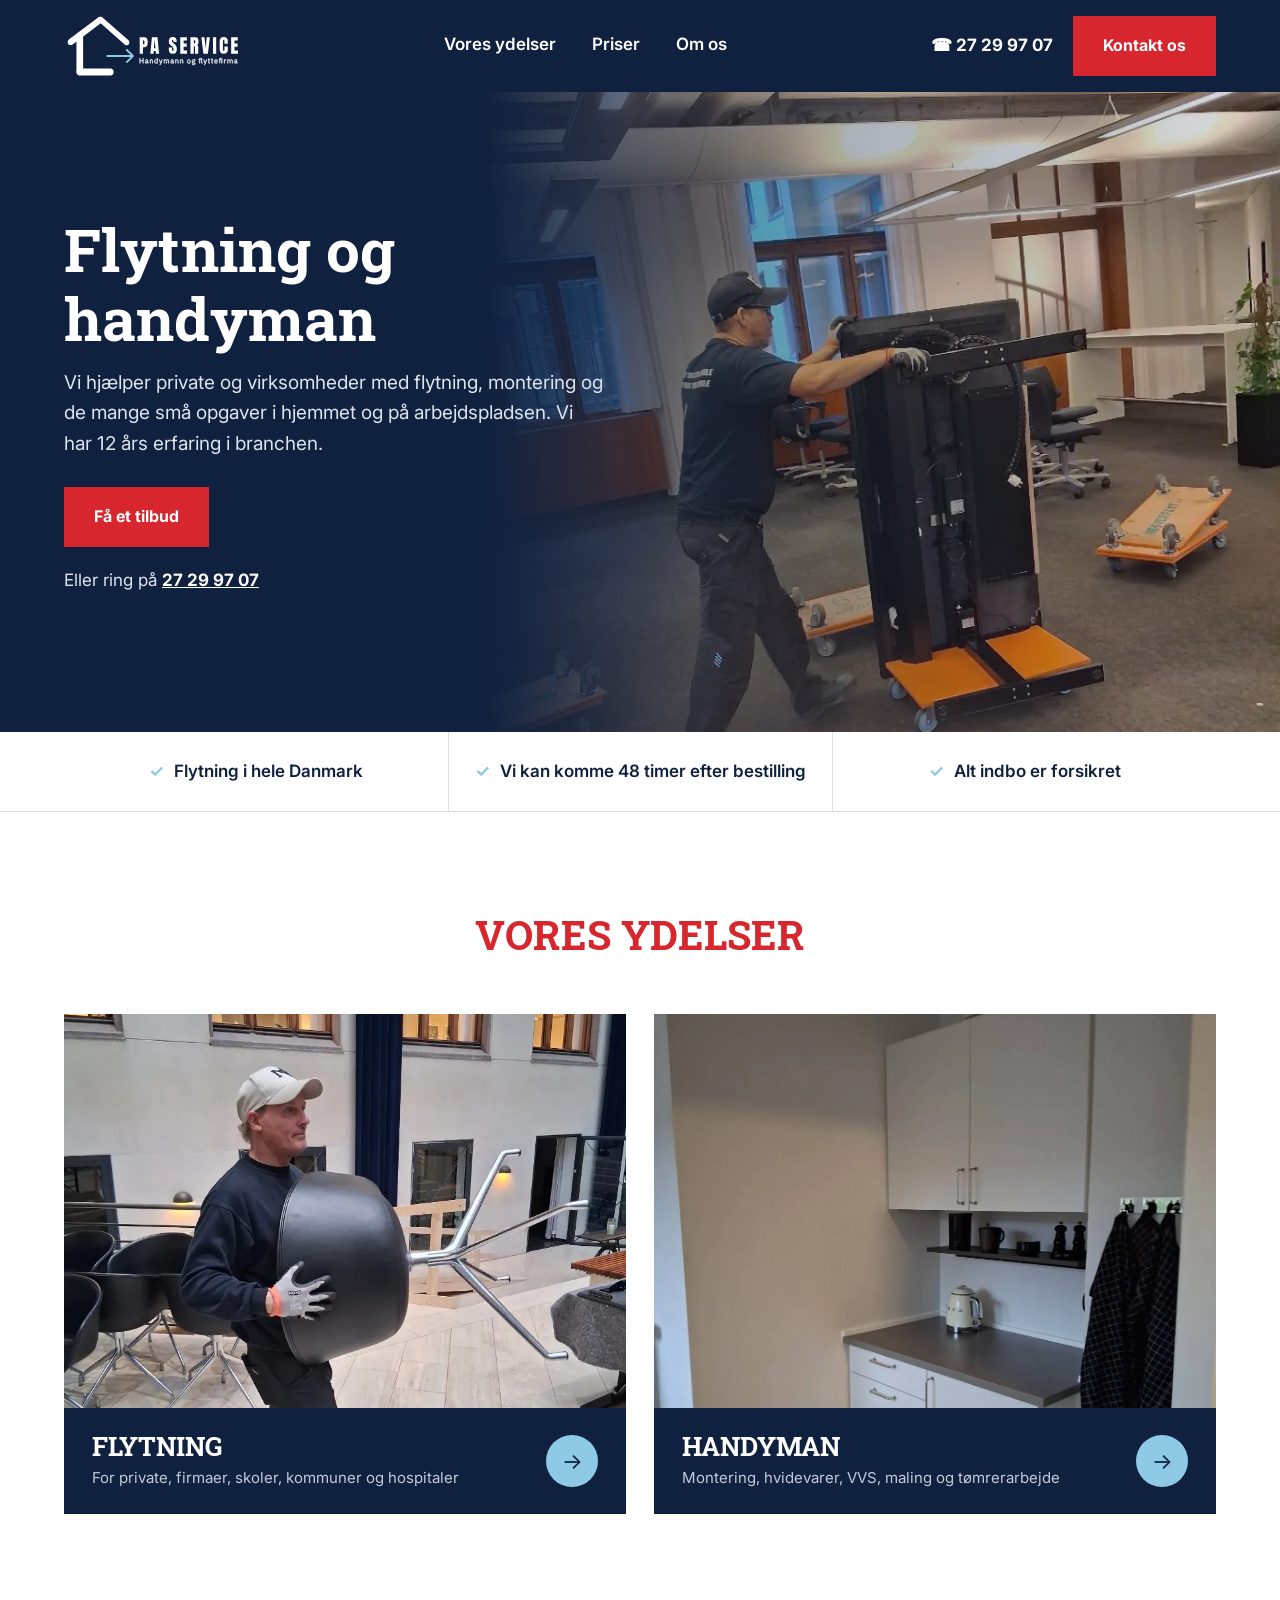
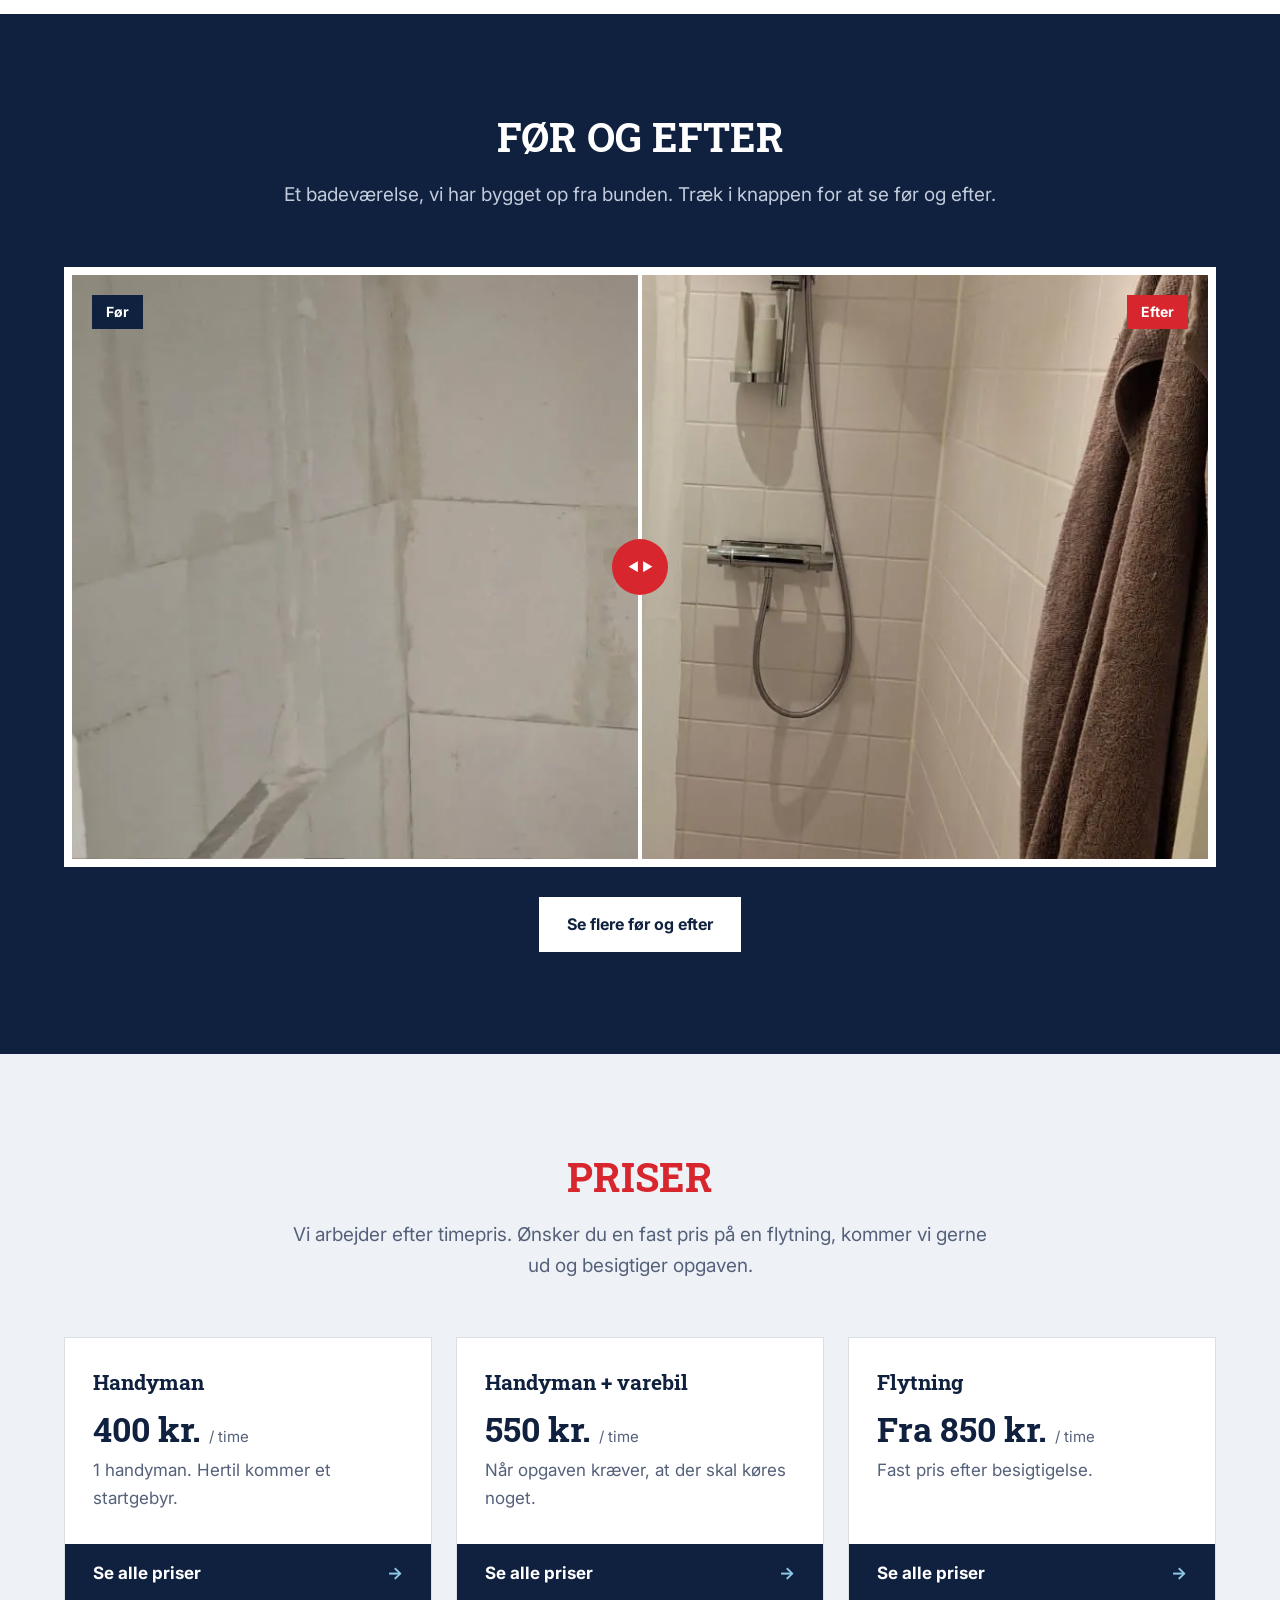
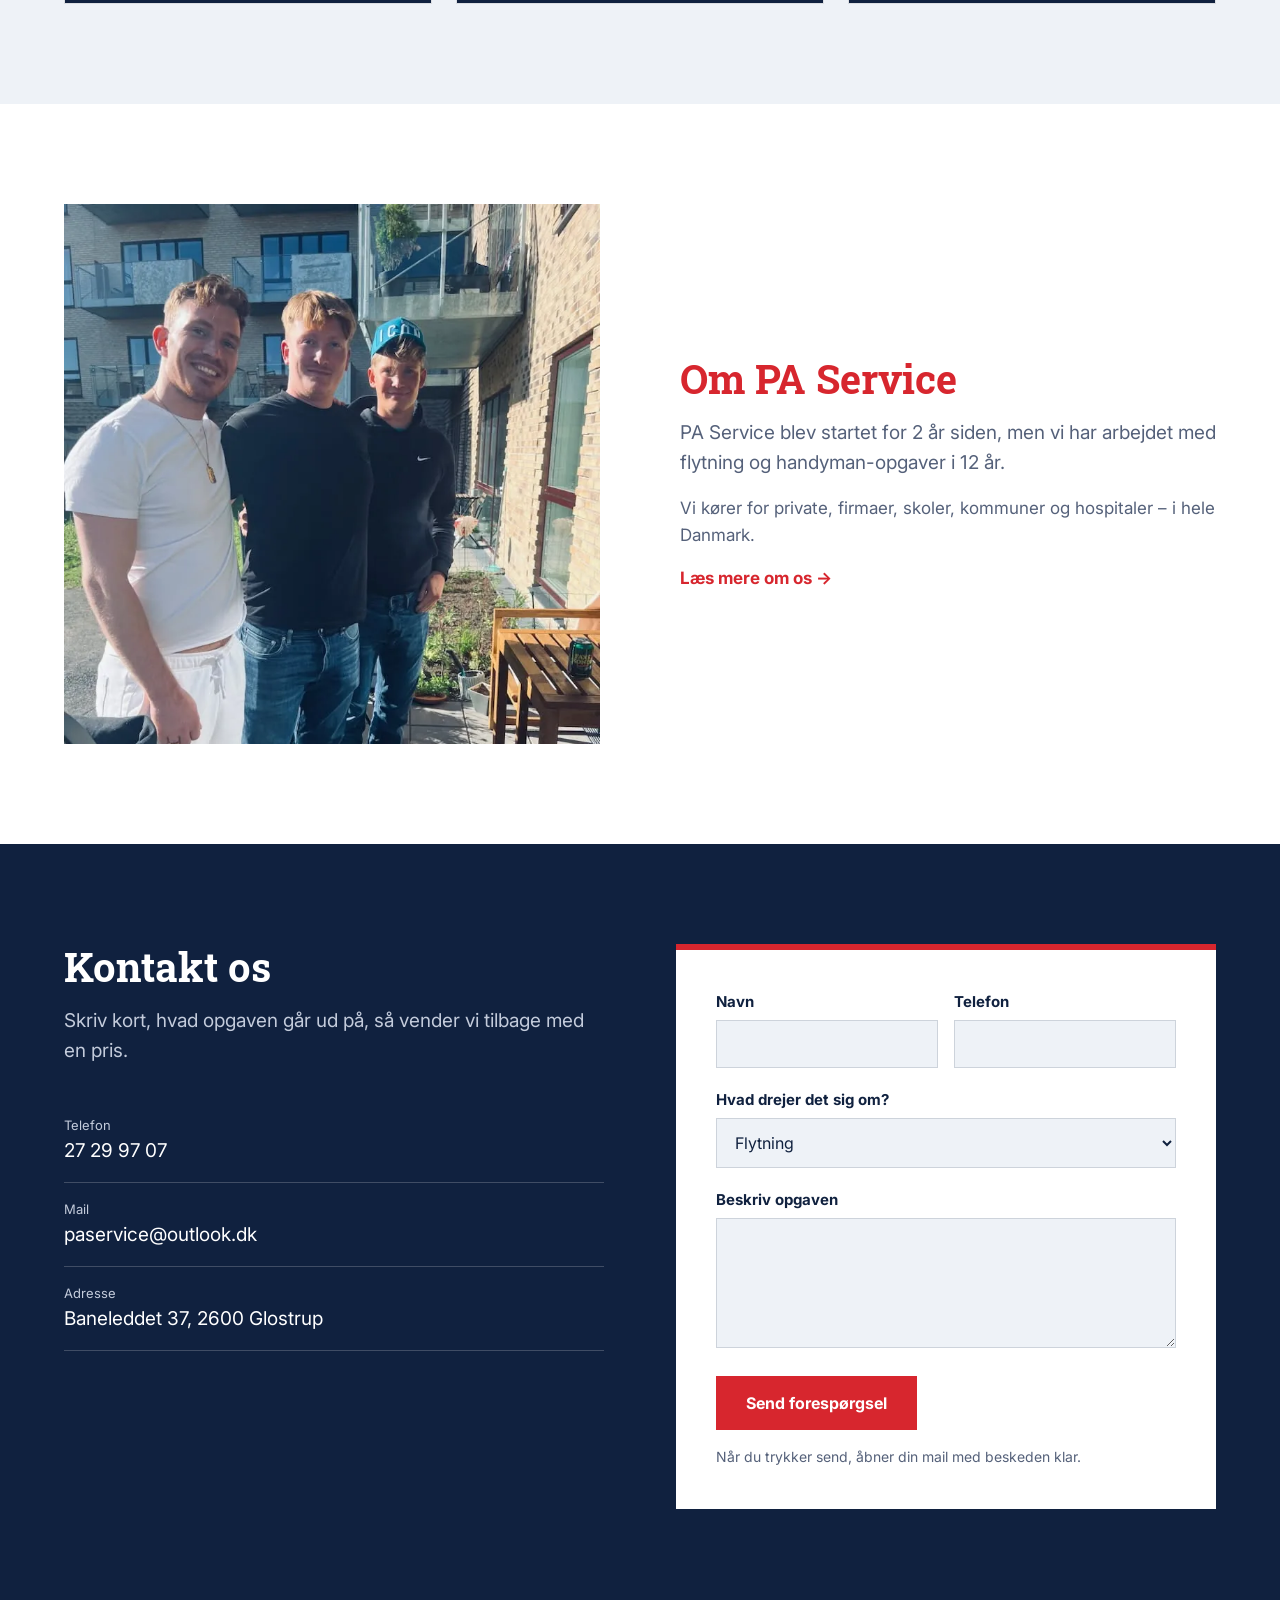
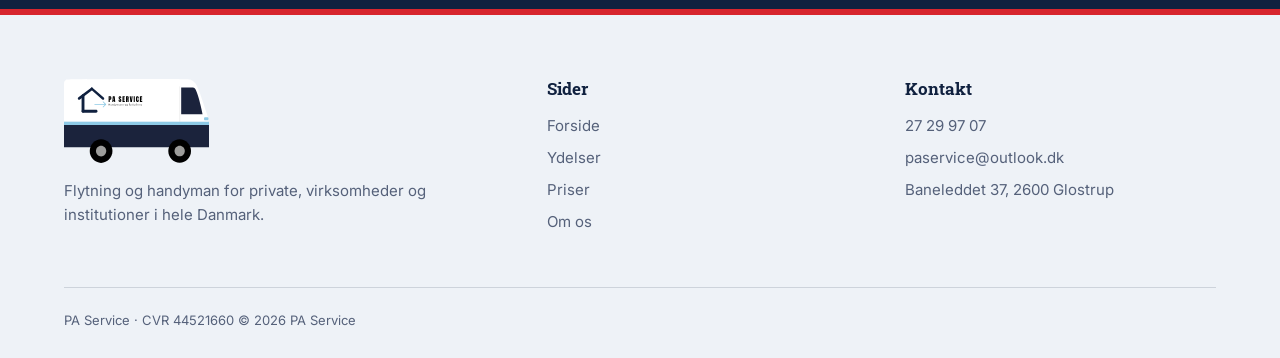
<file: index.html>
<!DOCTYPE html>
<html lang="da">

<head>
  <meta charset="UTF-8">
  <meta name="viewport" content="width=device-width, initial-scale=1.0">
  <title>PA Service – Flytning og handyman i hele Danmark</title>
  <meta name="description"
    content="PA Service udfører flytning og handyman-opgaver for private og virksomheder i hele Danmark. 12 års erfaring. Ring 27 29 97 07.">
  <link rel="icon" href="images/favicon.svg">

  <!-- Fonte fra Google Fonts -->
  <link rel="preconnect" href="https://fonts.googleapis.com">
  <link rel="preconnect" href="https://fonts.gstatic.com" crossorigin>
  <link href="https://fonts.googleapis.com/css2?family=Roboto+Slab:wght@700&family=Inter:wght@400;600;700&display=swap"
    rel="stylesheet">

  <link rel="stylesheet" href="css/style.css">
</head>

<body>

  <!-- ===== HEADER ===== -->
  <header>
    <div class="container">
      <a class="logo" href="index.html">
        <img src="images/pa-service-logo-hvid.svg" alt="PA Service – forside">
      </a>

      <nav>
        <ul>
          <li><a href="ydelser.html">Vores ydelser</a></li>
          <li><a href="priser.html">Priser</a></li>
          <li><a href="om-os.html">Om os</a></li>
        </ul>
      </nav>

      <div class="header-right">
        <a class="header-phone" href="tel:+4527299707">☎ 27 29 97 07</a>
        <a class="button button-red" href="index.html#kontakt">Kontakt os</a>
        <button class="menu-button" type="button" aria-label="Åbn menu" aria-expanded="false">☰</button>
      </div>
    </div>
  </header>

  <main>

    <!-- ===== HERO ===== -->
    <!-- Fotoet ligger bagerst, teksten ovenpå (se "Hero" i style.css) -->
    <section class="hero">
      <div class="hero-grid">
        <div class="hero-text">
          <h1>Flytning og handyman</h1>
          <p class="big-text">Vi hjælper private og virksomheder med flytning, montering og de mange små opgaver i
            hjemmet og på arbejdspladsen. Vi har 12 års erfaring i branchen.</p>

          <div class="buttons">
            <a class="button button-red" href="#kontakt">Få et tilbud</a>
          </div>
          <p class="hero-phone">Eller ring på <a href="tel:+4527299707">27 29 97 07</a></p>
        </div>

        <img class="hero-photo photo-head" src="images/kontorflytning.webp"
          alt="Hæve-sænkebord bliver flyttet på rullebræt">
      </div>
    </section>

    <!-- ===== FORDELE ===== -->
    <div class="usp">
      <div class="container">
        <ul>
          <li>Flytning i hele Danmark</li>
          <li>Vi kan komme 48 timer efter bestilling</li>
          <li>Alt indbo er forsikret</li>
        </ul>
      </div>
    </div>

    <!-- ===== YDELSER ===== -->
    <section class="section">
      <div class="container">
        <div class="section-title">
          <h2>Vores ydelser</h2>
        </div>

        <div class="tiles">
          <a class="tile" href="ydelser.html#flytning">
            <img src="images/flytning-stol.webp" alt="Flyttemand bærer en stol">
            <div class="tile-label">
              <div>
                <h3>Flytning</h3>
                <p>For private, firmaer, skoler, kommuner og hospitaler</p>
              </div>
              <span class="round-arrow" aria-hidden="true">→</span>
            </div>
          </a>

          <a class="tile" href="ydelser.html#handyman">
            <img src="images/koekkenskabe.webp" alt="Køkkenskabe monteret af PA Service">
            <div class="tile-label">
              <div>
                <h3>Handyman</h3>
                <p>Montering, hvidevarer, VVS, maling og tømrerarbejde</p>
              </div>
              <span class="round-arrow" aria-hidden="true">→</span>
            </div>
          </a>
        </div>
      </div>
    </section>

    <!-- ===== FØR OG EFTER ===== -->
    <section class="section section-navy">
      <div class="container">
        <div class="section-title">
          <h2>Før og efter</h2>
          <p class="big-text grey-text">Et badeværelse, vi har bygget op fra bunden. Træk i knappen for at se før og
            efter.</p>
        </div>

        <!-- Slideren styres af js/script.js -->
        <div class="compare">
          <img src="images/bad-efter.webp" alt="Badeværelset efter: fliser, bruser og toilet">
          <img class="compare-before" src="images/bad-foer.webp" alt="Badeværelset før: rå mure">
          <div class="compare-line"></div>
          <span class="compare-tag compare-tag-before">Før</span>
          <span class="compare-tag compare-tag-after">Efter</span>
          <input class="compare-range" type="range" min="0" max="100" value="50"
            aria-label="Træk for at sammenligne før og efter">
        </div>

        <div class="buttons center">
          <a class="button button-secondary" href="ydelser.html#foer-efter">Se flere før og efter</a>
        </div>
      </div>
    </section>

    <!-- ===== PRISER ===== -->
    <section class="section section-light">
      <div class="container">
        <div class="section-title">
          <h2>Priser</h2>
          <p class="big-text grey-text">Vi arbejder efter timepris. Ønsker du en fast pris på en flytning, kommer vi
            gerne ud og besigtiger opgaven.</p>
        </div>

        <div class="cards cards-3">
          <div class="card">
            <div class="card-body">
              <h3>Handyman</h3>
              <p class="price">400 kr. <span>/ time</span></p>
              <p>1 handyman. Hertil kommer et startgebyr.</p>
            </div>
            <a class="card-bar" href="priser.html">Se alle priser <span aria-hidden="true">→</span></a>
          </div>

          <div class="card">
            <div class="card-body">
              <h3>Handyman + varebil</h3>
              <p class="price">550 kr. <span>/ time</span></p>
              <p>Når opgaven kræver, at der skal køres noget.</p>
            </div>
            <a class="card-bar" href="priser.html">Se alle priser <span aria-hidden="true">→</span></a>
          </div>

          <div class="card">
            <div class="card-body">
              <h3>Flytning</h3>
              <p class="price">Fra 850 kr. <span>/ time</span></p>
              <p>Fast pris efter besigtigelse.</p>
            </div>
            <a class="card-bar" href="priser.html">Se alle priser <span aria-hidden="true">→</span></a>
          </div>
        </div>
      </div>
    </section>

    <!-- ===== OM PA SERVICE ===== -->
    <section class="section">
      <div class="container split">
        <img class="split-photo show-top" src="images/holdet.webp" alt="Holdet bag PA Service">

        <div>
          <h2>Om PA Service</h2>
          <p class="big-text grey-text">PA Service blev startet for 2 år siden, men vi har arbejdet med flytning og
            handyman-opgaver i 12 år.</p>
          <p class="grey-text">Vi kører for private, firmaer, skoler, kommuner og hospitaler – i hele Danmark.</p>
          <a class="arrow-link" href="om-os.html">Læs mere om os</a>
        </div>
      </div>
    </section>

    <!-- ===== KONTAKT ===== -->
    <section class="section section-navy" id="kontakt">
      <div class="container contact-grid">
        <div>
          <h2>Kontakt os</h2>
          <p class="big-text grey-text">Skriv kort, hvad opgaven går ud på, så vender vi tilbage med en pris.</p>

          <div class="contact-lines">
            <a href="tel:+4527299707"><small>Telefon</small>27 29 97 07</a>
            <a href="mailto:paservice@outlook.dk"><small>Mail</small>paservice@outlook.dk</a>
            <span><small>Adresse</small>Baneleddet 37, 2600 Glostrup</span>
          </div>
        </div>

        <!-- Formularen åbner en færdig mail i brugerens mailprogram (se js/script.js) -->
        <form id="contact-form">
          <div class="form-row">
            <div>
              <label for="navn">Navn</label>
              <input type="text" id="navn" name="navn" autocomplete="name" required>
            </div>
            <div>
              <label for="telefon">Telefon</label>
              <input type="tel" id="telefon" name="telefon" autocomplete="tel" required>
            </div>
          </div>

          <label for="type">Hvad drejer det sig om?</label>
          <select id="type" name="type">
            <option>Flytning</option>
            <option>Handyman-opgave</option>
            <option>Andet</option>
          </select>

          <label for="besked">Beskriv opgaven</label>
          <textarea id="besked" name="besked" required></textarea>

          <button class="button button-red" type="submit">Send forespørgsel</button>
          <p class="form-note">Når du trykker send, åbner din mail med beskeden klar.</p>
          <p class="form-message">Tak! Din mail er klar – husk at trykke send i dit mailprogram.</p>
        </form>
      </div>
    </section>

  </main>

  <!-- ===== FOOTER ===== -->
  <footer>
    <div class="container">
      <div class="footer-grid">
        <div>
          <a class="footer-logo" href="index.html">
            <img src="images/pa-service-logo.svg" alt="PA Service – forside">
          </a>
          <p>Flytning og handyman for private, virksomheder og institutioner i hele Danmark.</p>
        </div>
        <div>
          <h3>Sider</h3>
          <ul>
            <li><a href="index.html">Forside</a></li>
            <li><a href="ydelser.html">Ydelser</a></li>
            <li><a href="priser.html">Priser</a></li>
            <li><a href="om-os.html">Om os</a></li>
          </ul>
        </div>
        <div>
          <h3>Kontakt</h3>
          <ul>
            <li><a href="tel:+4527299707">27 29 97 07</a></li>
            <li><a href="mailto:paservice@outlook.dk">paservice@outlook.dk</a></li>
            <li>Baneleddet 37, 2600 Glostrup</li>
          </ul>
        </div>
      </div>
      <div class="footer-bottom">
        <a href="https://datacvr.virk.dk/enhed/virksomhed/44521660?fritekst=44521660&sideIndex=0&size=10"> <span>PA
            Service · CVR 44521660</span>
          <span>© 2026 PA Service</span></a>
      </div>
    </div>
  </footer>

  <script src="js/script.js"></script>
</body>

</html>
</file>
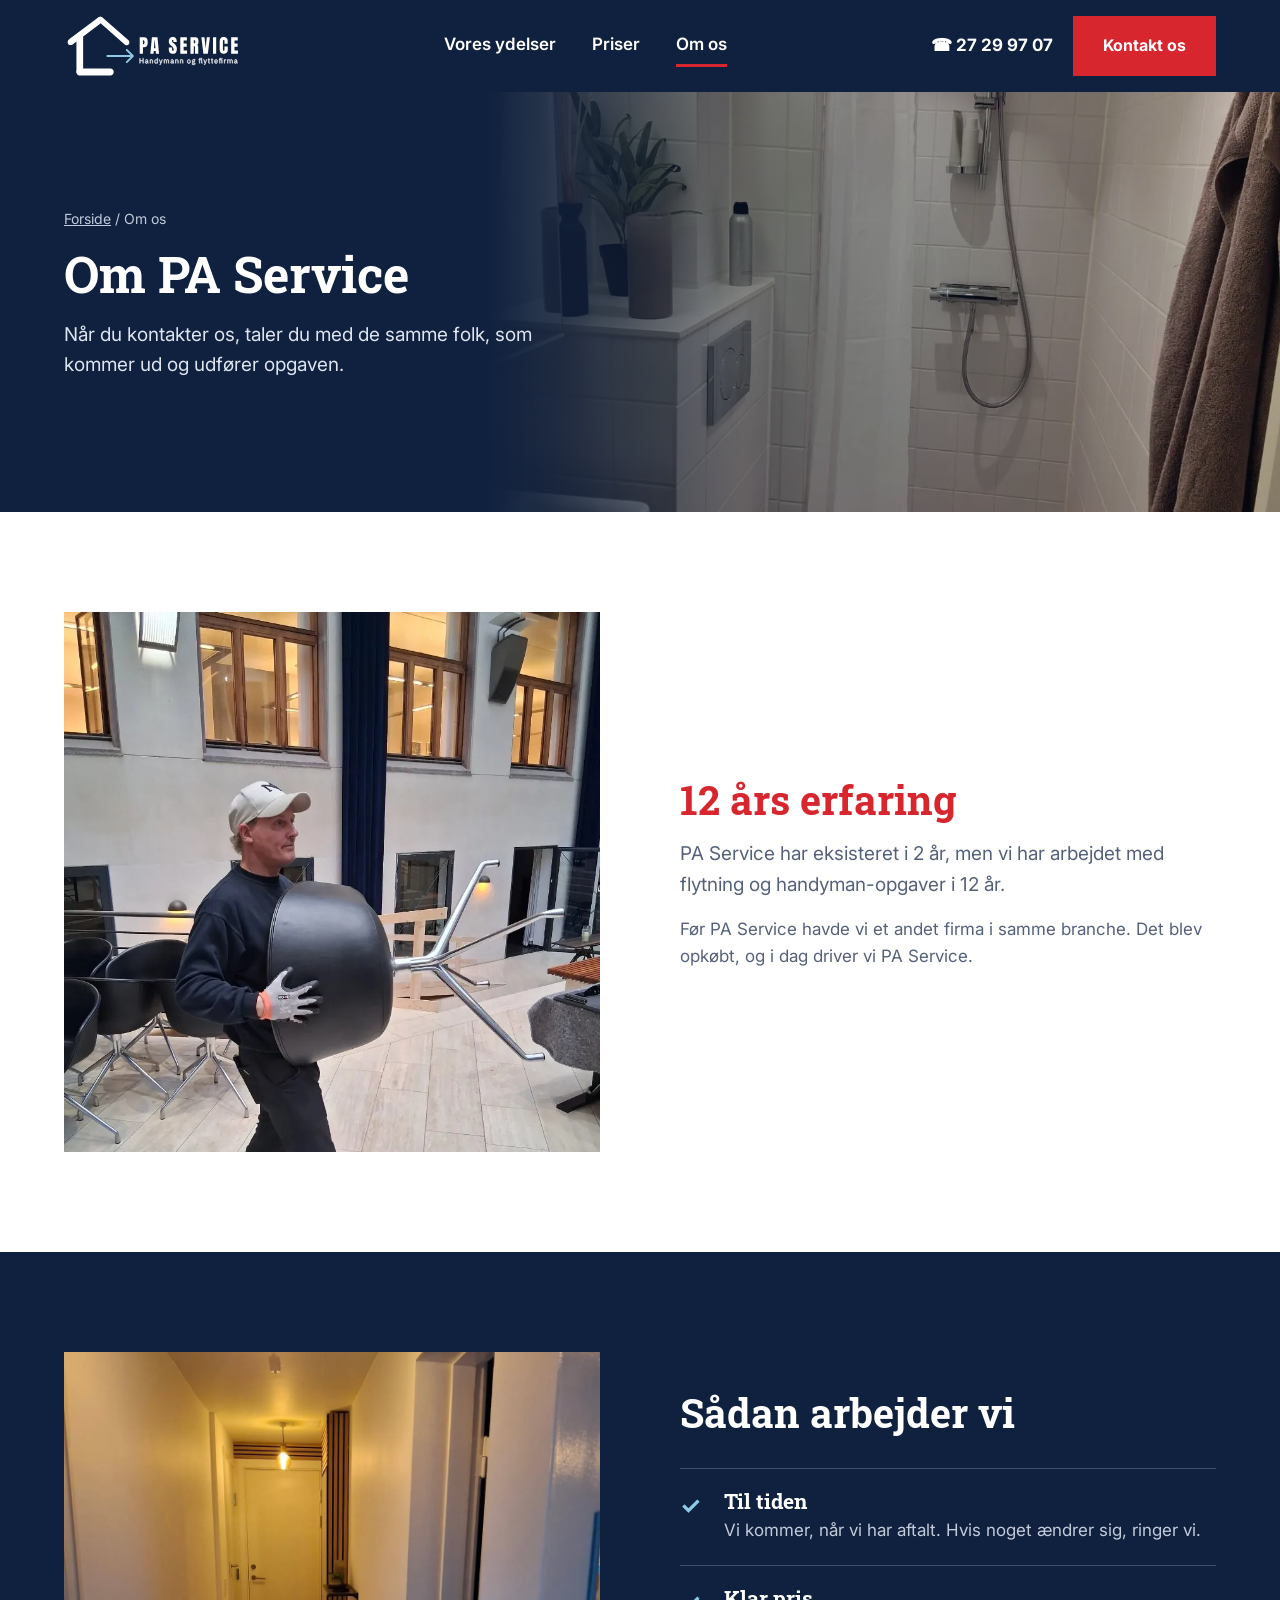
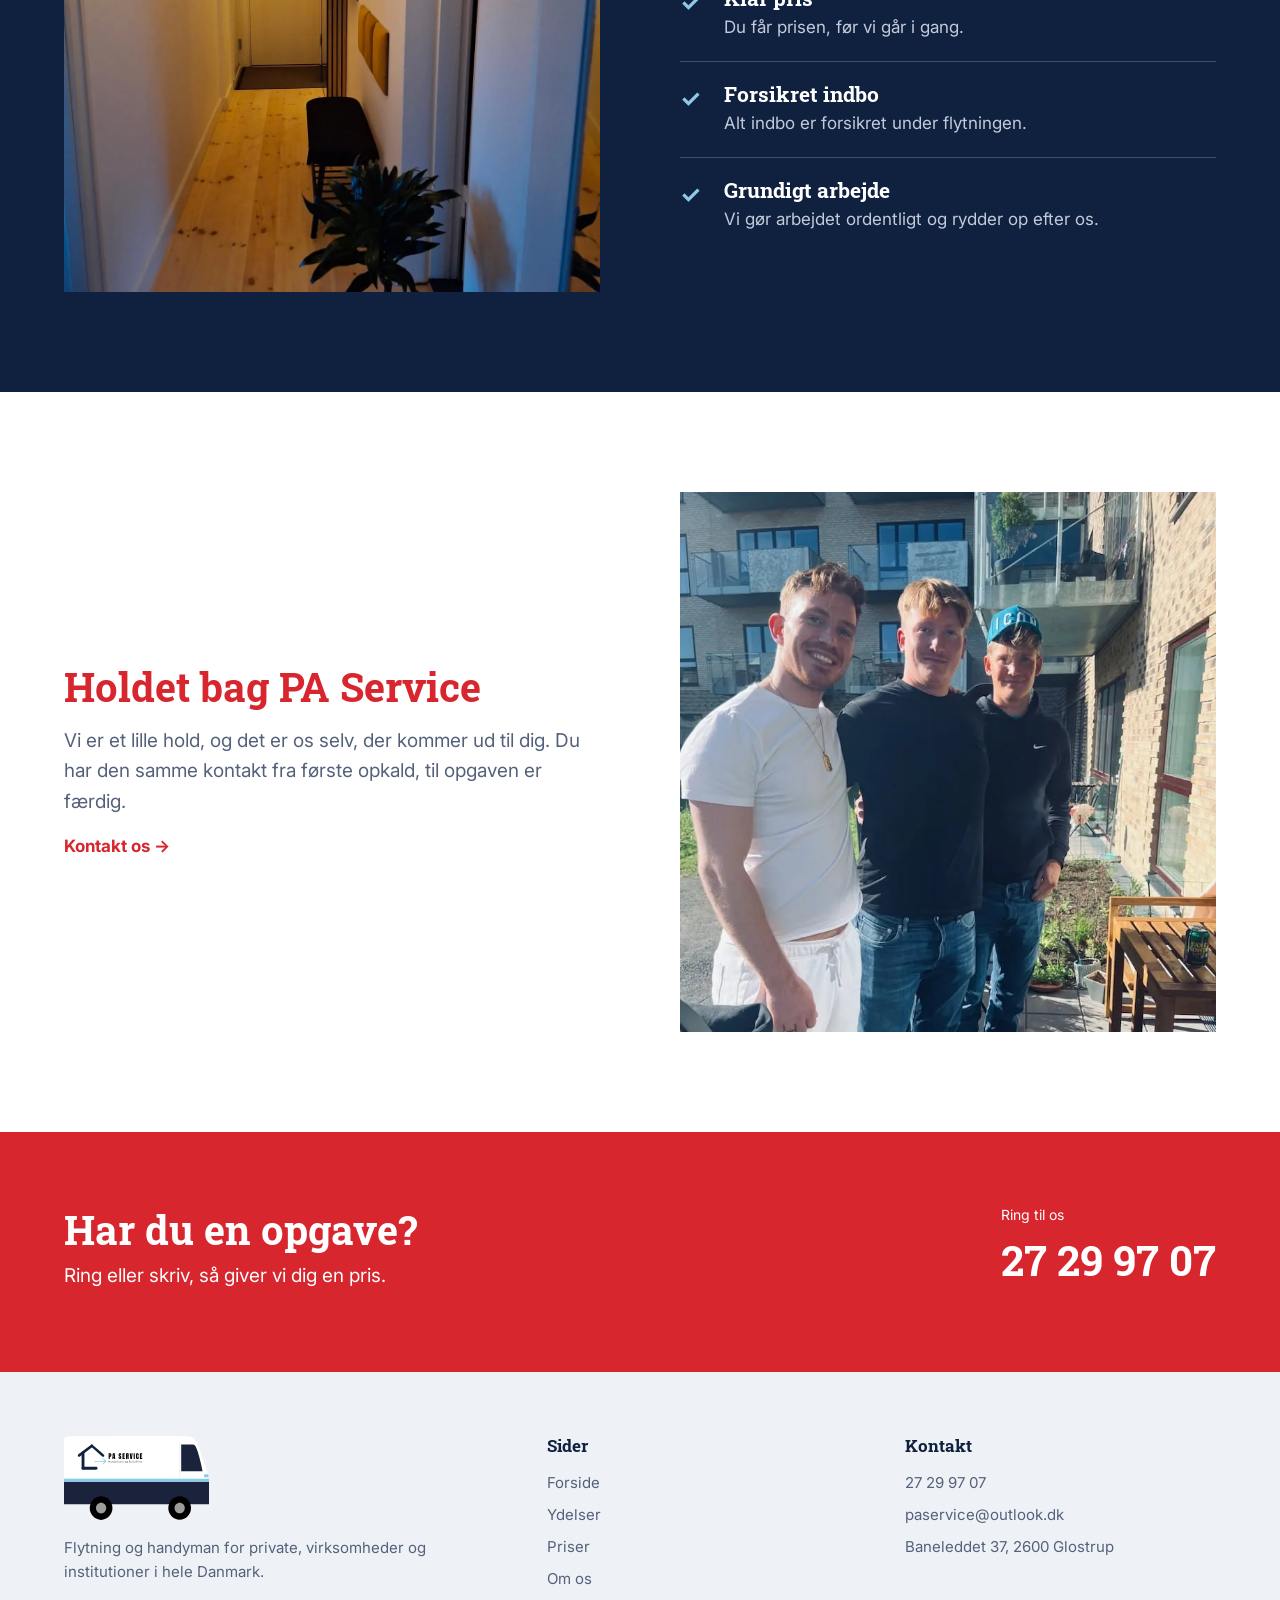
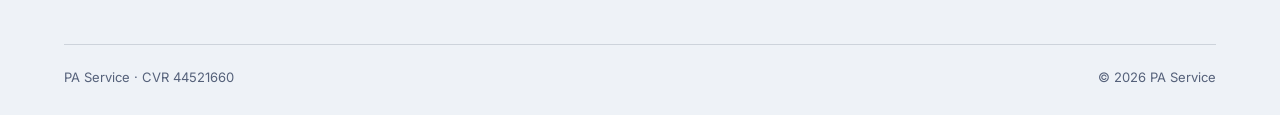
<file: om-os.html>
<!DOCTYPE html>
<html lang="da">

<head>
  <meta charset="UTF-8">
  <meta name="viewport" content="width=device-width, initial-scale=1.0">
  <title>Om os – PA Service</title>
  <meta name="description"
    content="Mød PA Service – 12 års erfaring med flytning og handyman-opgaver for private, virksomheder og institutioner i hele Danmark.">
  <link rel="icon" href="images/favicon.svg">

  <!-- Fonte fra Google Fonts -->
  <link rel="preconnect" href="https://fonts.googleapis.com">
  <link rel="preconnect" href="https://fonts.gstatic.com" crossorigin>
  <link href="https://fonts.googleapis.com/css2?family=Roboto+Slab:wght@700&family=Inter:wght@400;600;700&display=swap"
    rel="stylesheet">

  <link rel="stylesheet" href="css/style.css">
</head>

<body>

  <!-- ===== HEADER ===== -->
  <header>
    <div class="container">
      <a class="logo" href="index.html">
        <img src="images/pa-service-logo-hvid.svg" alt="PA Service – forside">
      </a>

      <nav>
        <ul>
          <li><a href="ydelser.html">Vores ydelser</a></li>
          <li><a href="priser.html">Priser</a></li>
          <li><a class="active" href="om-os.html">Om os</a></li>
        </ul>
      </nav>

      <div class="header-right">
        <a class="header-phone" href="tel:+4527299707">☎ 27 29 97 07</a>
        <a class="button button-red" href="index.html#kontakt">Kontakt os</a>
        <button class="menu-button" type="button" aria-label="Åbn menu" aria-expanded="false">☰</button>
      </div>
    </div>
  </header>

  <main>

    <!-- ===== HERO ===== -->
    <section class="hero hero-small">
      <div class="hero-grid">
        <div class="hero-text">
          <p class="breadcrumb"><a href="index.html">Forside</a> / Om os</p>
          <h1>Om PA Service</h1>
          <p class="big-text">Når du kontakter os, taler du med de samme folk, som kommer ud og udfører opgaven.</p>
        </div>

        <img class="hero-photo" src="images/bad-efter.webp" alt="Færdigt badeværelse">
      </div>
    </section>

    <!-- ===== HISTORIE ===== -->
    <section class="section">
      <div class="container split">
        <img class="split-photo show-top" src="images/flytning-stol.webp" alt="Flyttemand bærer en stol">

        <div>
          <h2>12 års erfaring</h2>
          <p class="big-text grey-text">PA Service har eksisteret i 2 år, men vi har arbejdet med flytning og
            handyman-opgaver i 12 år.</p>
          <p class="grey-text">Før PA Service havde vi et andet firma i samme branche. Det blev opkøbt, og i dag driver
            vi PA Service.</p>
        </div>
      </div>
    </section>

    <!-- ===== SÅDAN ARBEJDER VI ===== -->
    <section class="section section-navy">
      <div class="container split">
        <img class="split-photo" src="images/gang-efter.webp" alt="Færdig gang med nyt trægulv og lys">

        <div>
          <h2>Sådan arbejder vi</h2>

          <!-- Hvert punkt har et lyseblåt flueben foran (se "Punktliste" i style.css) -->
          <ul class="point-list">
            <li>
              <h3>Til tiden</h3>
              <p>Vi kommer, når vi har aftalt. Hvis noget ændrer sig, ringer vi.</p>
            </li>
            <li>
              <h3>Klar pris</h3>
              <p>Du får prisen, før vi går i gang.</p>
            </li>
            <li>
              <h3>Forsikret indbo</h3>
              <p>Alt indbo er forsikret under flytningen.</p>
            </li>
            <li>
              <h3>Grundigt arbejde</h3>
              <p>Vi gør arbejdet ordentligt og rydder op efter os.</p>
            </li>
          </ul>
        </div>
      </div>
    </section>

    <!-- ===== HOLDET ===== -->
    <section class="section">
      <div class="container split split-reverse">
        <img class="split-photo show-top" src="images/holdet.webp" alt="Holdet bag PA Service">

        <div>
          <h2>Holdet bag PA Service</h2>
          <p class="big-text grey-text">Vi er et lille hold, og det er os selv, der kommer ud til dig. Du har den samme
            kontakt fra første opkald, til opgaven er færdig.</p>
          <a class="arrow-link" href="index.html#kontakt">Kontakt os</a>
        </div>
      </div>
    </section>

    <!-- ===== CTA ===== -->
    <section class="cta">
      <div class="container">
        <div>
          <h2>Har du en opgave?</h2>
          <p class="big-text">Ring eller skriv, så giver vi dig en pris.</p>
        </div>
        <a class="cta-phone" href="tel:+4527299707"><small>Ring til os</small>27 29 97 07</a>
      </div>
    </section>

  </main>

  <!-- ===== FOOTER ===== -->
  <footer>
    <div class="container">
      <div class="footer-grid">
        <div>
          <a class="footer-logo" href="index.html">
            <img src="images/pa-service-logo.svg" alt="PA Service – forside">
          </a>
          <p>Flytning og handyman for private, virksomheder og institutioner i hele Danmark.</p>
        </div>
        <div>
          <h3>Sider</h3>
          <ul>
            <li><a href="index.html">Forside</a></li>
            <li><a href="ydelser.html">Ydelser</a></li>
            <li><a href="priser.html">Priser</a></li>
            <li><a href="om-os.html">Om os</a></li>
          </ul>
        </div>
        <div>
          <h3>Kontakt</h3>
          <ul>
            <li><a href="tel:+4527299707">27 29 97 07</a></li>
            <li><a href="mailto:paservice@outlook.dk">paservice@outlook.dk</a></li>
            <li>Baneleddet 37, 2600 Glostrup</li>
          </ul>
        </div>
      </div>
      <div class="footer-bottom">
        <span>PA Service · CVR 44521660</span>
        <span>© 2026 PA Service</span>
      </div>
    </div>
  </footer>

  <script src="js/script.js"></script>
</body>

</html>
</file>
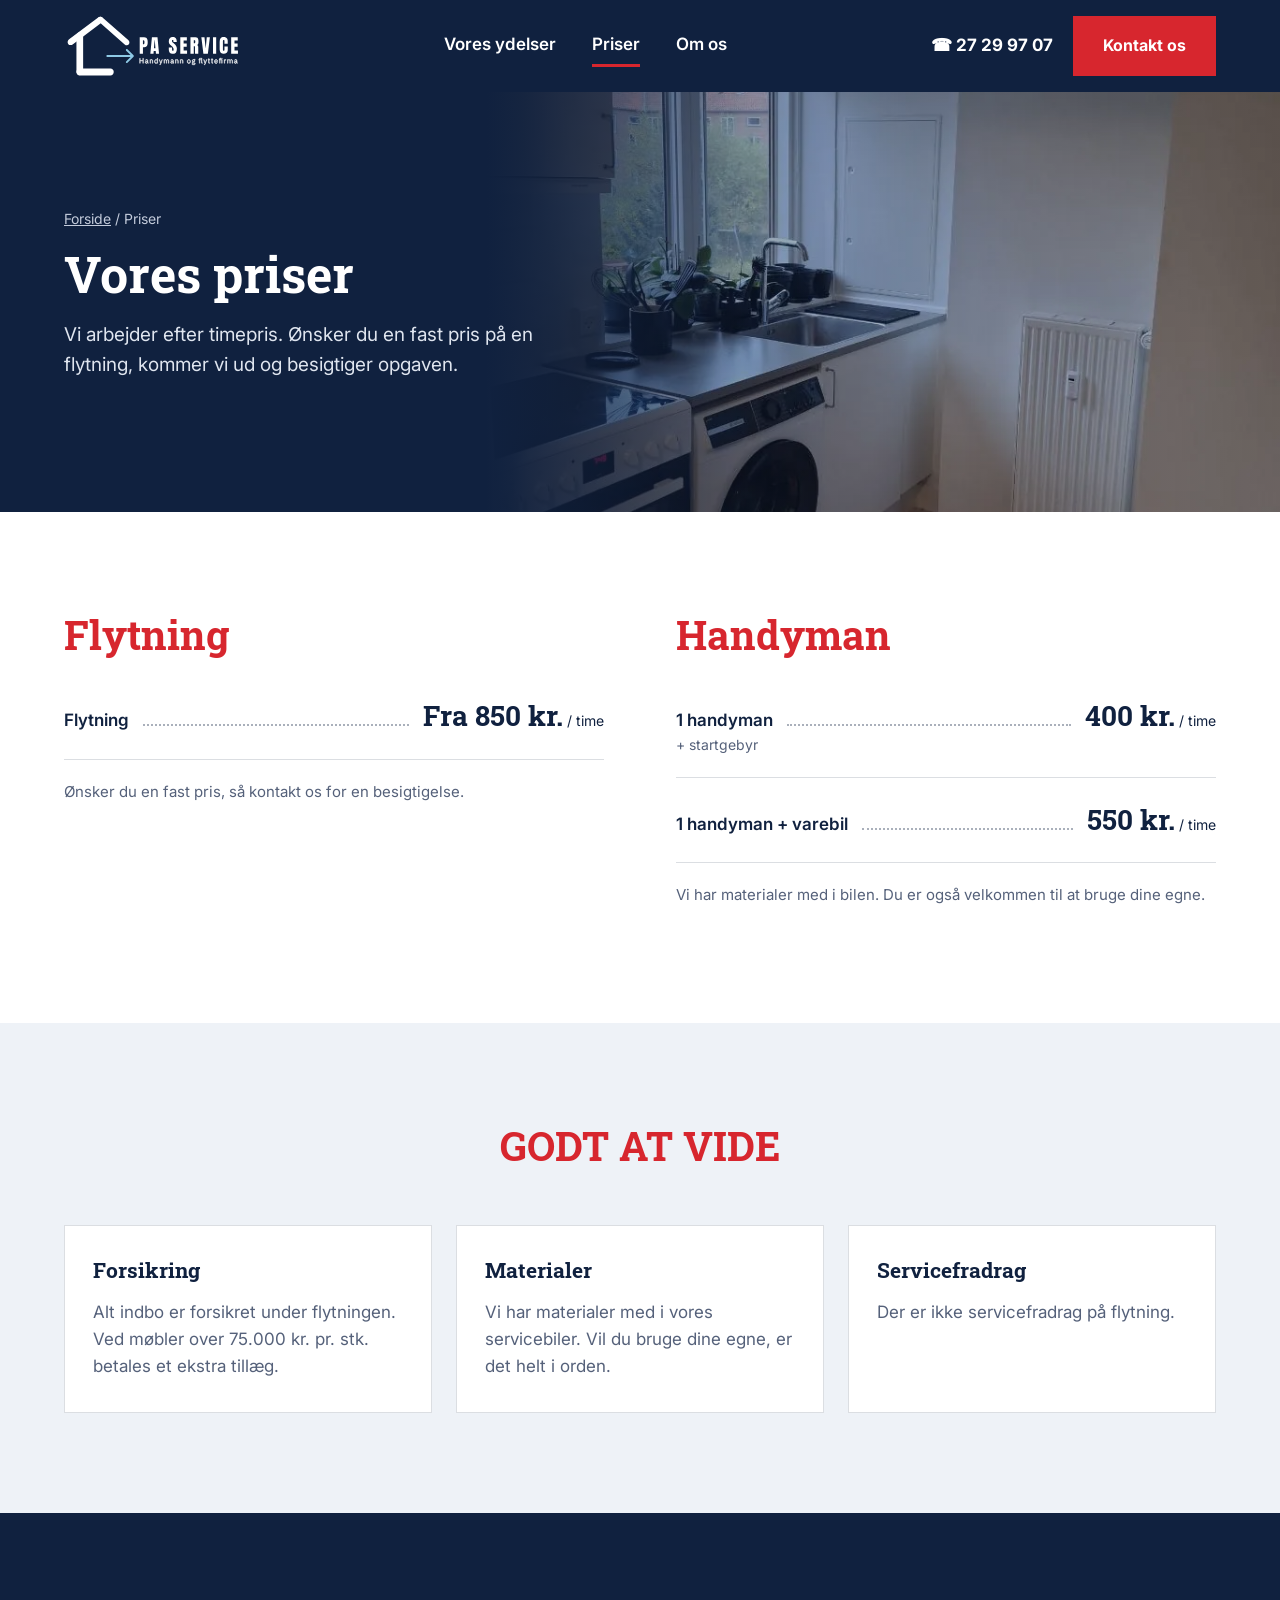
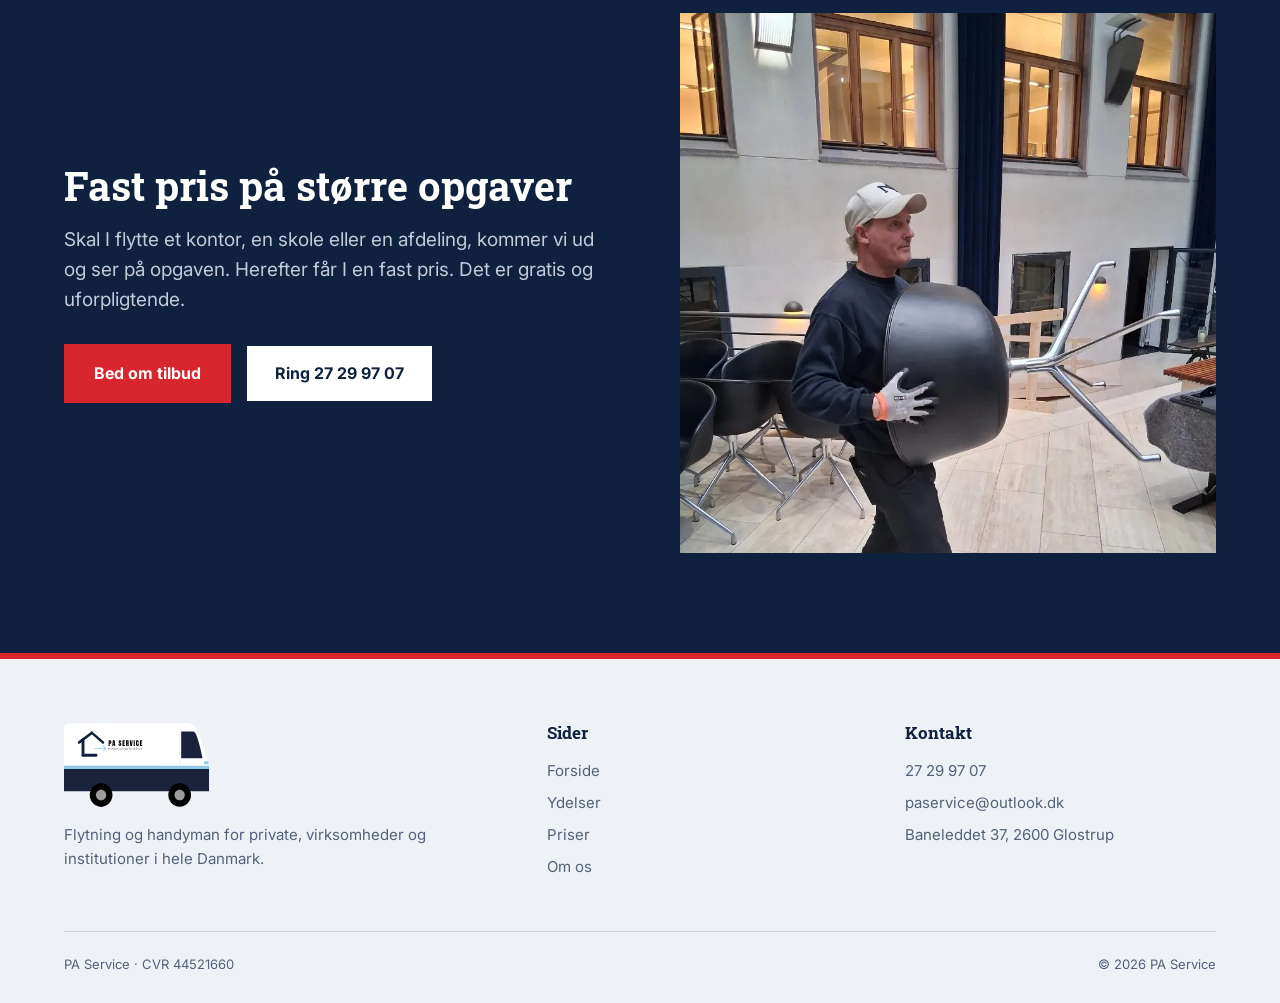
<file: priser.html>
<!DOCTYPE html>
<html lang="da">

<head>
  <meta charset="UTF-8">
  <meta name="viewport" content="width=device-width, initial-scale=1.0">
  <title>Priser – PA Service</title>
  <meta name="description"
    content="Priser på flytning og handyman. Handyman 400 kr. i timen, flytning fra 850 kr. i timen. Fast pris efter besigtigelse.">
  <link rel="icon" href="images/favicon.svg">

  <!-- Fonte fra Google Fonts -->
  <link rel="preconnect" href="https://fonts.googleapis.com">
  <link rel="preconnect" href="https://fonts.gstatic.com" crossorigin>
  <link href="https://fonts.googleapis.com/css2?family=Roboto+Slab:wght@700&family=Inter:wght@400;600;700&display=swap"
    rel="stylesheet">

  <link rel="stylesheet" href="css/style.css">
</head>

<body>

  <!-- ===== HEADER ===== -->
  <header>
    <div class="container">
      <a class="logo" href="index.html">
        <img src="images/pa-service-logo-hvid.svg" alt="PA Service – forside">
      </a>

      <nav>
        <ul>
          <li><a href="ydelser.html">Vores ydelser</a></li>
          <li><a class="active" href="priser.html">Priser</a></li>
          <li><a href="om-os.html">Om os</a></li>
        </ul>
      </nav>

      <div class="header-right">
        <a class="header-phone" href="tel:+4527299707">☎ 27 29 97 07</a>
        <a class="button button-red" href="index.html#kontakt">Kontakt os</a>
        <button class="menu-button" type="button" aria-label="Åbn menu" aria-expanded="false">☰</button>
      </div>
    </div>
  </header>

  <main>

    <!-- ===== HERO ===== -->
    <section class="hero hero-small">
      <div class="hero-grid">
        <div class="hero-text">
          <p class="breadcrumb"><a href="index.html">Forside</a> / Priser</p>
          <h1>Vores priser</h1>
          <p class="big-text">Vi arbejder efter timepris. Ønsker du en fast pris på en flytning, kommer vi ud og
            besigtiger opgaven.</p>
        </div>

        <img class="hero-photo" src="images/koekken.webp" alt="Færdigt køkken med vaskemaskine">
      </div>
    </section>

    <!-- ===== PRISLISTE ===== -->
    <!-- Hver pris er en <li> med navn, prikket linje og pris -->
    <!-- HUSK: skriv om priserne er inkl. eller ekskl. moms, når kunden har svaret -->
    <section class="section">
      <div class="container price-columns">

        <div>
          <h2>Flytning</h2>
          <ul class="price-list">
            <li>
              <span class="price-name">Flytning</span>
              <span class="price-dots"></span>
              <span class="price-amount">Fra 850 kr.<span> / time</span></span>
            </li>
          </ul>
          <p class="price-note">Ønsker du en fast pris, så kontakt os for en besigtigelse.</p>
        </div>

        <div>
          <h2>Handyman</h2>
          <ul class="price-list">
            <li>
              <span class="price-name">1 handyman<small>+ startgebyr</small></span>
              <span class="price-dots"></span>
              <span class="price-amount">400 kr.<span> / time</span></span>
            </li>
            <li>
              <span class="price-name">1 handyman + varebil</span>
              <span class="price-dots"></span>
              <span class="price-amount">550 kr.<span> / time</span></span>
            </li>
          </ul>
          <p class="price-note">Vi har materialer med i bilen. Du er også velkommen til at bruge dine egne.</p>
        </div>

      </div>
    </section>

    <!-- ===== GODT AT VIDE ===== -->
    <section class="section section-light">
      <div class="container">
        <div class="section-title">
          <h2>Godt at vide</h2>
        </div>

        <div class="cards cards-3">
          <div class="card">
            <div class="card-body">
              <h3>Forsikring</h3>
              <p>Alt indbo er forsikret under flytningen. Ved møbler over 75.000 kr. pr. stk. betales et ekstra tillæg.
              </p>
            </div>
          </div>
          <div class="card">
            <div class="card-body">
              <h3>Materialer</h3>
              <p>Vi har materialer med i vores servicebiler. Vil du bruge dine egne, er det helt i orden.</p>
            </div>
          </div>
          <div class="card">
            <div class="card-body">
              <h3>Servicefradrag</h3>
              <p>Der er ikke servicefradrag på flytning.</p>
            </div>
          </div>
        </div>
      </div>
    </section>

    <!-- ===== FAST PRIS ===== -->
    <section class="section section-navy">
      <div class="container split">
        <div>
          <h2>Fast pris på større opgaver</h2>
          <p class="big-text grey-text">Skal I flytte et kontor, en skole eller en afdeling, kommer vi ud og ser på
            opgaven. Herefter får I en fast pris. Det er gratis og uforpligtende.</p>
          <div class="buttons">
            <a class="button button-red" href="index.html#kontakt">Bed om tilbud</a>
            <a class="button button-secondary" href="tel:+4527299707">Ring 27 29 97 07</a>
          </div>
        </div>

        <img class="split-photo show-top" src="images/flytning-stol.webp" alt="Flyttemand bærer en stol">
      </div>
    </section>

  </main>

  <!-- ===== FOOTER ===== -->
  <footer>
    <div class="container">
      <div class="footer-grid">
        <div>
          <a class="footer-logo" href="index.html">
            <img src="images/pa-service-logo.svg" alt="PA Service – forside">
          </a>
          <p>Flytning og handyman for private, virksomheder og institutioner i hele Danmark.</p>
        </div>
        <div>
          <h3>Sider</h3>
          <ul>
            <li><a href="index.html">Forside</a></li>
            <li><a href="ydelser.html">Ydelser</a></li>
            <li><a href="priser.html">Priser</a></li>
            <li><a href="om-os.html">Om os</a></li>
          </ul>
        </div>
        <div>
          <h3>Kontakt</h3>
          <ul>
            <li><a href="tel:+4527299707">27 29 97 07</a></li>
            <li><a href="mailto:paservice@outlook.dk">paservice@outlook.dk</a></li>
            <li>Baneleddet 37, 2600 Glostrup</li>
          </ul>
        </div>
      </div>
      <div class="footer-bottom">
        <span>PA Service · CVR 44521660</span>
        <span>© 2026 PA Service</span>
      </div>
    </div>
  </footer>

  <script src="js/script.js"></script>
</body>

</html>
</file>
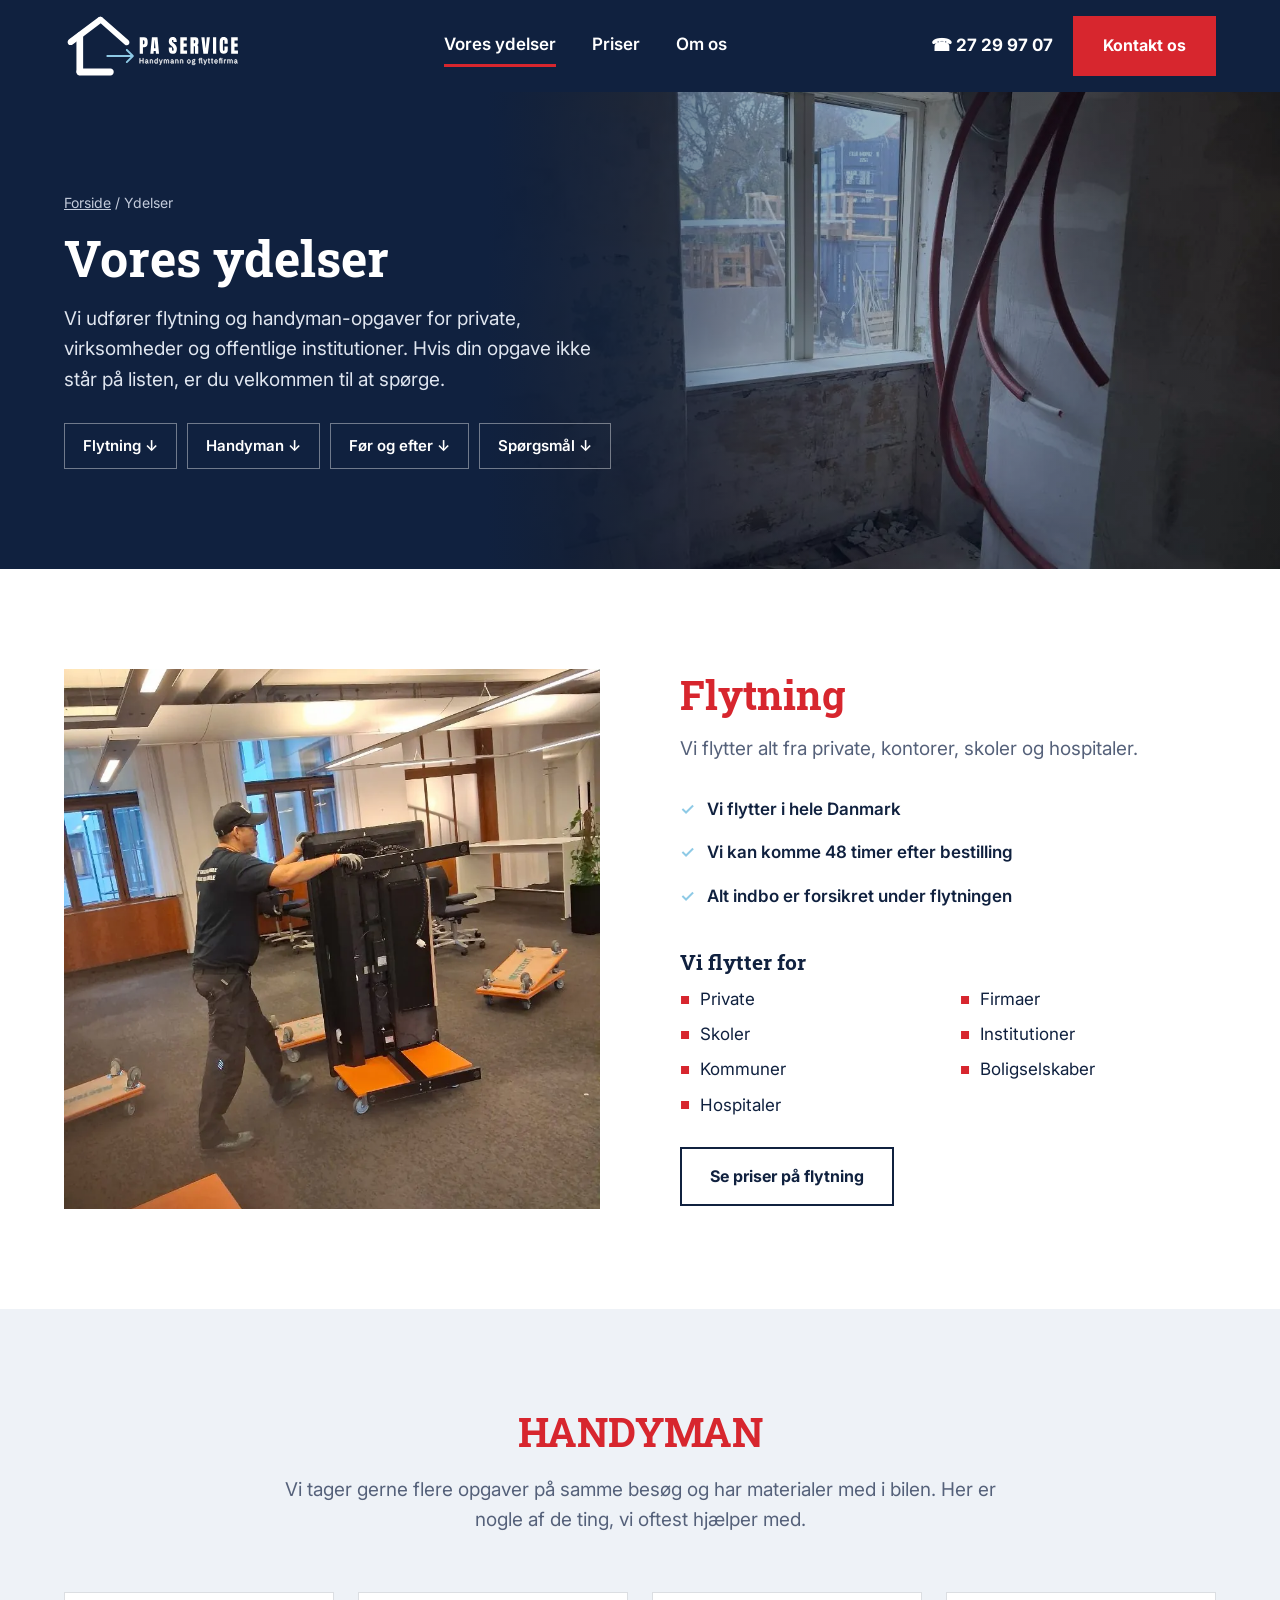
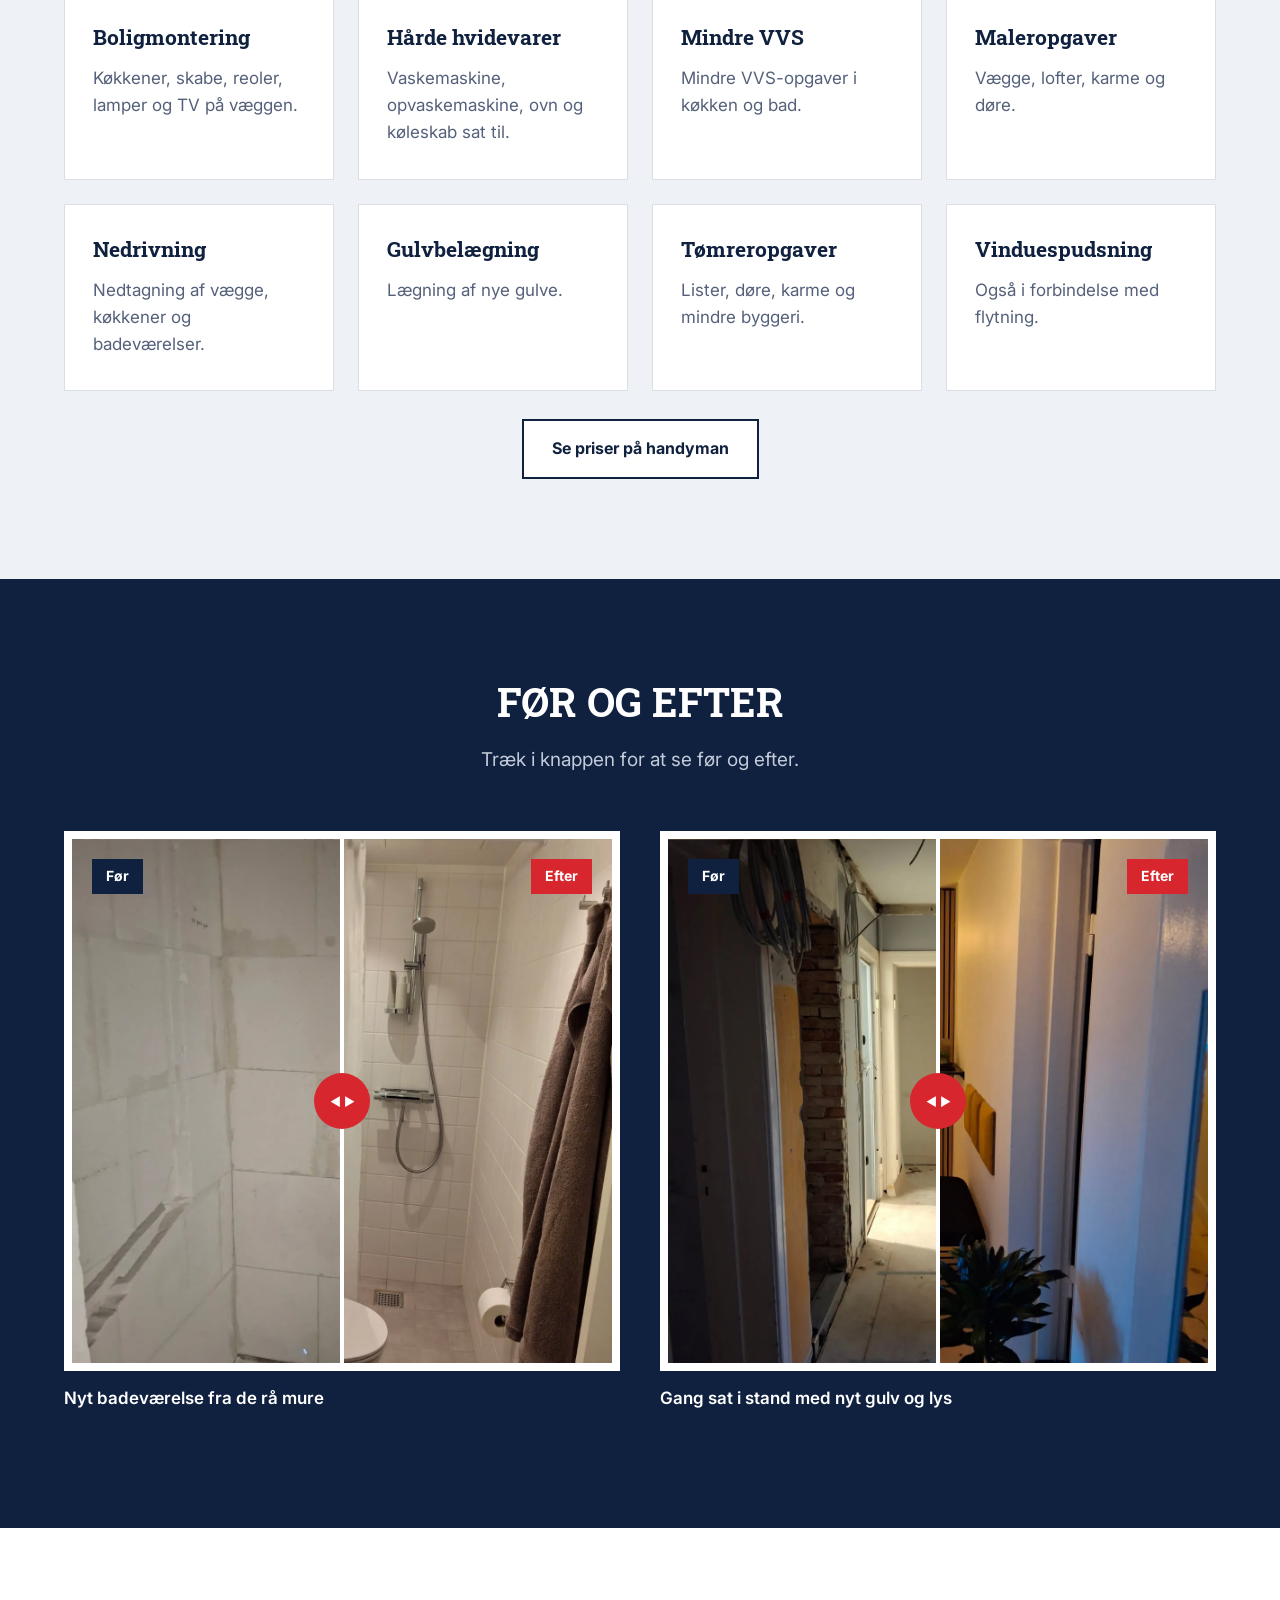
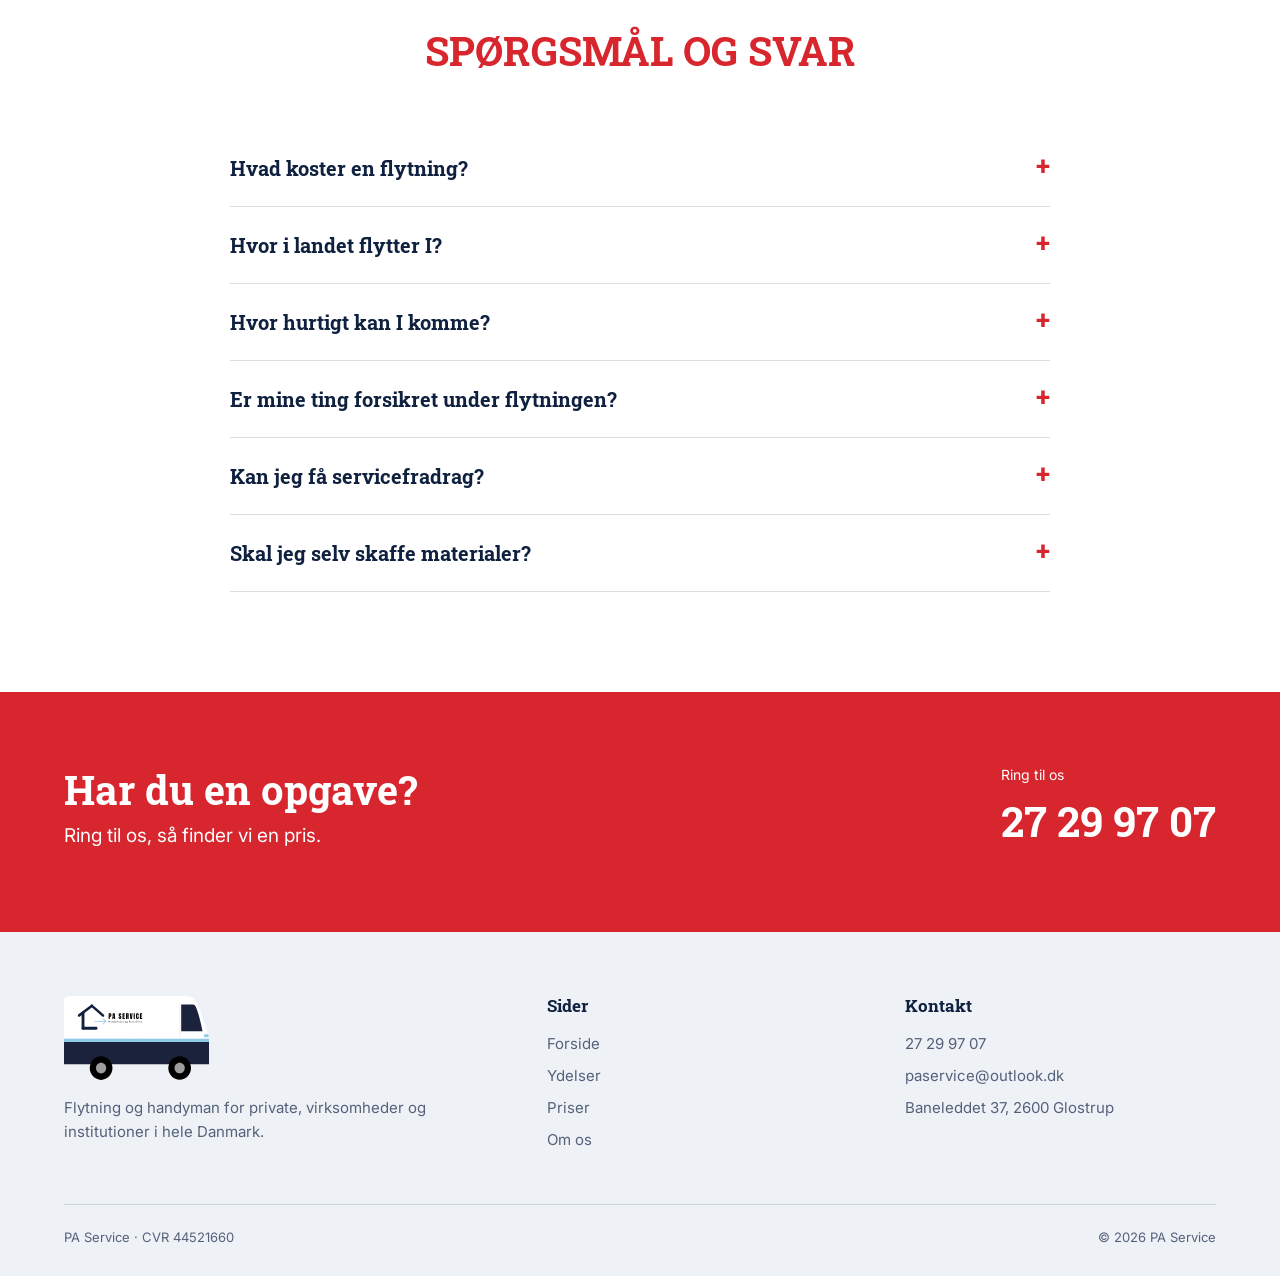
<file: ydelser.html>
<!DOCTYPE html>
<html lang="da">

<head>
  <meta charset="UTF-8">
  <meta name="viewport" content="width=device-width, initial-scale=1.0">
  <title>Ydelser – PA Service</title>
  <meta name="description"
    content="Flytning i hele Danmark for private, firmaer og institutioner – og handyman-service med montering, hvidevarer, VVS, maling og tømrerarbejde.">
  <link rel="icon" href="images/favicon.svg">

  <!-- Fonte fra Google Fonts -->
  <link rel="preconnect" href="https://fonts.googleapis.com">
  <link rel="preconnect" href="https://fonts.gstatic.com" crossorigin>
  <link href="https://fonts.googleapis.com/css2?family=Roboto+Slab:wght@700&family=Inter:wght@400;600;700&display=swap"
    rel="stylesheet">

  <link rel="stylesheet" href="css/style.css">
</head>

<body>

  <!-- ===== HEADER ===== -->
  <header>
    <div class="container">
      <a class="logo" href="index.html">
        <img src="images/pa-service-logo-hvid.svg" alt="PA Service – forside">
      </a>

      <nav>
        <ul>
          <li><a class="active" href="ydelser.html">Vores ydelser</a></li>
          <li><a href="priser.html">Priser</a></li>
          <li><a href="om-os.html">Om os</a></li>
        </ul>
      </nav>

      <div class="header-right">
        <a class="header-phone" href="tel:+4527299707">☎ 27 29 97 07</a>
        <a class="button button-red" href="index.html#kontakt">Kontakt os</a>
        <button class="menu-button" type="button" aria-label="Åbn menu" aria-expanded="false">☰</button>
      </div>
    </div>
  </header>

  <main>

    <!-- ===== HERO ===== -->
    <section class="hero hero-small">
      <div class="hero-grid">
        <div class="hero-text">
          <p class="breadcrumb"><a href="index.html">Forside</a> / Ydelser</p>
          <h1>Vores ydelser</h1>
          <p class="big-text">Vi udfører flytning og handyman-opgaver for private, virksomheder og offentlige
            institutioner. Hvis din opgave ikke står på listen, er du velkommen til at spørge.</p>

          <!-- Links der hopper ned til afsnittene længere nede -->
          <div class="jump-links">
            <a href="#flytning">Flytning ↓</a>
            <a href="#handyman">Handyman ↓</a>
            <a href="#foer-efter">Før og efter ↓</a>
            <a href="#faq">Spørgsmål ↓</a>
          </div>
        </div>

        <img class="hero-photo" src="images/renovering-1.webp" alt="Rum under renovering med nye rør">
      </div>
    </section>

    <!-- ===== FLYTNING ===== -->
    <section class="section" id="flytning">
      <div class="container split">
        <img class="split-photo" src="images/kontorflytning.webp" alt="Hæve-sænkebord bliver flyttet på rullebræt">

        <div>
          <h2>Flytning</h2>
          <p class="big-text grey-text">Vi flytter alt fra private, kontorer, skoler og hospitaler.</p>

          <ul class="check-list">
            <li>Vi flytter i hele Danmark</li>
            <li>Vi kan komme 48 timer efter bestilling</li>
            <li>Alt indbo er forsikret under flytningen</li>
          </ul>

          <h3 class="list-title">Vi flytter for</h3>
          <ul class="two-col-list">
            <li>Private</li>
            <li>Firmaer</li>
            <li>Skoler</li>
            <li>Institutioner</li>
            <li>Kommuner</li>
            <li>Boligselskaber</li>
            <li>Hospitaler</li>
          </ul>

          <div class="buttons">
            <a class="button button-secondary" href="priser.html">Se priser på flytning</a>
          </div>
        </div>
      </div>
    </section>

    <!-- ===== HANDYMAN ===== -->
    <section class="section section-light" id="handyman">
      <div class="container">
        <div class="section-title">
          <h2>Handyman</h2>
          <p class="big-text grey-text">Vi tager gerne flere opgaver på samme besøg og har materialer med i bilen. Her er
            nogle af de ting, vi oftest hjælper med.</p>
        </div>

        <div class="cards cards-4">
          <div class="card">
            <div class="card-body">
              <h3>Boligmontering</h3>
              <p>Køkkener, skabe, reoler, lamper og TV på væggen.</p>
            </div>
          </div>
          <div class="card">
            <div class="card-body">
              <h3>Hårde hvidevarer</h3>
              <p>Vaskemaskine, opvaskemaskine, ovn og køleskab sat til.</p>
            </div>
          </div>
          <div class="card">
            <div class="card-body">
              <h3>Mindre VVS</h3>
              <p>Mindre VVS-opgaver i køkken og bad.</p>
            </div>
          </div>
          <div class="card">
            <div class="card-body">
              <h3>Maleropgaver</h3>
              <p>Vægge, lofter, karme og døre.</p>
            </div>
          </div>
          <div class="card">
            <div class="card-body">
              <h3>Nedrivning</h3>
              <p>Nedtagning af vægge, køkkener og badeværelser.</p>
            </div>
          </div>
          <div class="card">
            <div class="card-body">
              <h3>Gulvbelægning</h3>
              <p>Lægning af nye gulve.</p>
            </div>
          </div>
          <div class="card">
            <div class="card-body">
              <h3>Tømreropgaver</h3>
              <p>Lister, døre, karme og mindre byggeri.</p>
            </div>
          </div>
          <div class="card">
            <div class="card-body">
              <h3>Vinduespudsning</h3>
              <p>Også i forbindelse med flytning.</p>
            </div>
          </div>
        </div>

        <div class="buttons center">
          <a class="button button-secondary" href="priser.html">Se priser på handyman</a>
        </div>
      </div>
    </section>

    <!-- ===== FØR OG EFTER ===== -->
    <!-- Sliderne styres af js/script.js -->
    <section class="section section-navy" id="foer-efter">
      <div class="container">
        <div class="section-title">
          <h2>Før og efter</h2>
          <p class="big-text grey-text">Træk i knappen for at se før og efter.</p>
        </div>

        <div class="compare-grid">
          <div>
            <div class="compare">
              <img src="images/bad-efter.webp" alt="Badeværelset efter">
              <img class="compare-before" src="images/bad-foer.webp" alt="Badeværelset før">
              <div class="compare-line"></div>
              <span class="compare-tag compare-tag-before">Før</span>
              <span class="compare-tag compare-tag-after">Efter</span>
              <input class="compare-range" type="range" min="0" max="100" value="50"
                aria-label="Træk for at sammenligne badeværelset før og efter">
            </div>
            <p class="compare-caption">Nyt badeværelse fra de rå mure</p>
          </div>

          <div>
            <div class="compare">
              <img src="images/gang-efter.webp" alt="Gangen efter">
              <img class="compare-before" src="images/gang-foer.webp" alt="Gangen før">
              <div class="compare-line"></div>
              <span class="compare-tag compare-tag-before">Før</span>
              <span class="compare-tag compare-tag-after">Efter</span>
              <input class="compare-range" type="range" min="0" max="100" value="50"
                aria-label="Træk for at sammenligne gangen før og efter">
            </div>
            <p class="compare-caption">Gang sat i stand med nyt gulv og lys</p>
          </div>
        </div>
      </div>
    </section>

    <!-- ===== SPØRGSMÅL OG SVAR ===== -->
    <!-- <details> og <summary> åbner og lukker af sig selv - uden JavaScript -->
    <section class="section" id="faq">
      <div class="container">
        <div class="section-title">
          <h2>Spørgsmål og svar</h2>
        </div>

        <div class="faq">
          <details>
            <summary>Hvad koster en flytning?</summary>
            <p>En flytning koster fra 850 kr. i timen. Ønsker du en fast pris, kommer vi ud og besigtiger opgaven.</p>
          </details>
          <details>
            <summary>Hvor i landet flytter I?</summary>
            <p>Vi udfører flytninger i hele Danmark.</p>
          </details>
          <details>
            <summary>Hvor hurtigt kan I komme?</summary>
            <p>Vi kan komme 48 timer efter, at du har bestilt en flytning.</p>
          </details>
          <details>
            <summary>Er mine ting forsikret under flytningen?</summary>
            <p>Ja, alt indbo er forsikret under flytningen. Har du møbler, der koster over 75.000 kr. pr. stk., betales
              der et ekstra tillæg.</p>
          </details>
          <details>
            <summary>Kan jeg få servicefradrag?</summary>
            <p>Der er ikke servicefradrag på flytning.</p>
          </details>
          <details>
            <summary>Skal jeg selv skaffe materialer?</summary>
            <p>Nej, vi har materialer med i vores servicebiler. Vil du hellere bruge dine egne materialer, er det helt i
              orden.</p>
          </details>
        </div>
      </div>
    </section>

    <!-- ===== CTA ===== -->
    <section class="cta">
      <div class="container">
        <div>
          <h2>Har du en opgave?</h2>
          <p class="big-text">Ring til os, så finder vi en pris.</p>
        </div>
        <a class="cta-phone" href="tel:+4527299707"><small>Ring til os</small>27 29 97 07</a>
      </div>
    </section>

  </main>

  <!-- ===== FOOTER ===== -->
  <footer>
    <div class="container">
      <div class="footer-grid">
        <div>
          <a class="footer-logo" href="index.html">
            <img src="images/pa-service-logo.svg" alt="PA Service – forside">
          </a>
          <p>Flytning og handyman for private, virksomheder og institutioner i hele Danmark.</p>
        </div>
        <div>
          <h3>Sider</h3>
          <ul>
            <li><a href="index.html">Forside</a></li>
            <li><a href="ydelser.html">Ydelser</a></li>
            <li><a href="priser.html">Priser</a></li>
            <li><a href="om-os.html">Om os</a></li>
          </ul>
        </div>
        <div>
          <h3>Kontakt</h3>
          <ul>
            <li><a href="tel:+4527299707">27 29 97 07</a></li>
            <li><a href="mailto:paservice@outlook.dk">paservice@outlook.dk</a></li>
            <li>Baneleddet 37, 2600 Glostrup</li>
          </ul>
        </div>
      </div>
      <div class="footer-bottom">
        <span>PA Service · CVR 44521660</span>
        <span>© 2026 PA Service</span>
      </div>
    </div>
  </footer>

  <script src="js/script.js"></script>
</body>

</html>
</file>
<file: css/style.css>
/* =========================================
   PA Service - Stylesheet
   Én fil til alle fire sider.

   Indhold:
   1.  Farver og fonte
   2.  Grundlæggende
   3.  Sektioner og overskrifter
   4.  Knapper og links
   5.  Header og menu
   6.  Hero (toppen af siderne)
   7.  Fordele under toppen
   8.  Fototavler (ydelser)
   9.  Kort (priser, opgaver, værdier)
   10. Prisliste
   11. Før og efter-slider
   12. Billede + tekst side om side
   13. Lister
   14. Spørgsmål og svar
   15. Opfordring (CTA)
   16. Kontakt og formular
   17. Footer
   18. Tablet og mobil

   Gestaltlovene på siden:
   - Nærhed: overskrift og tekst står tæt, sektioner har stor afstand.
   - Alle h2-overskrifter er røde - på mørk baggrund er de hvide.
   - Lighed: rød knap = kontakt / tilbud. Hvid knap = se mere / ring.
     Alle kort og fototavler er bygget ens.
   - Fælles område: ting der hører sammen, står i samme kort eller felt.
   - Kontinuitet: prikket linje i prislisten fører øjet fra navn til pris.
   - Figur/grund: tekst står altid på en rolig flade. I toppen ligger
     et mørkt lag mellem foto og tekst.
   ========================================= */


/* ----- 1. Farver og fonte -----
   Skift en farve her, så skifter den på hele siden */
:root {
  --navy: #10213f;       /* mørkeblå - samme som logoet */
  --navy-dark: #0a1629;  /* endnu mørkere */
  --red: #d7262e;        /* rød - knapper og detaljer */
  --red-dark: #a8171e;   /* rød når musen er over */
  --lightblue: #8ecae6;  /* lyseblå - flueben, pile og pilen i logoet (var før orange) */
  --light: #eef2f7;      /* lys grå baggrund */
  --white: #ffffff;
  --text: #10213f;
  --grey-text: #55617a;
  --soft-text: #c3cbdb;  /* lys tekst på mørkeblå */
  --line: rgba(16, 33, 63, 0.15);
  --line-light: rgba(255, 255, 255, 0.2);

  --font-heading: "Roboto Slab", Georgia, serif;
  --font-text: "Inter", Arial, sans-serif;
}


/* ----- 2. Grundlæggende ----- */
* {
  box-sizing: border-box;
}

html {
  scroll-behavior: smooth;
}

body {
  margin: 0;
  font-family: var(--font-text);
  font-size: 17px;
  line-height: 1.6;
  color: var(--text);
  background-color: var(--white);
}

img {
  display: block;
  max-width: 100%;
}

a {
  color: inherit;
}

h1,
h2,
h3 {
  margin: 0 0 16px 0;
  font-family: var(--font-heading);
  font-weight: 700;
  line-height: 1.15;
}

h1 {
  font-size: 60px;
}

/* Alle h2-overskrifter er røde */
h2 {
  font-size: 40px;
  color: var(--red);
}

h3 {
  font-size: 21px;
}

p {
  margin: 0 0 16px 0;
}

.container {
  width: 90%;
  max-width: 1200px;
  margin: 0 auto;
}

.big-text {
  font-size: 19px;
}

.grey-text {
  color: var(--grey-text);
}


/* ----- 3. Sektioner og overskrifter ----- */
.section {
  padding: 100px 0;
}

.section-light {
  background-color: var(--light);
}

.section-navy {
  background-color: var(--navy);
  color: var(--white);
}

.section-navy .grey-text {
  color: var(--soft-text);
}

/* På mørk baggrund er overskrifterne hvide i stedet for røde,
   så de er nemme at læse */
.section-navy h2 {
  color: var(--white);
}

/* Overskrift i midten af sektionen - som på kemPro */
.section-title {
  max-width: 720px;
  margin: 0 auto 56px auto;
  text-align: center;
}

.section-title h2 {
  text-transform: uppercase;
}

.section-title p {
  margin-top: 20px;
}


/* ----- 4. Knapper og links ----- */
.button {
  display: inline-block;
  padding: 15px 28px;
  border: 2px solid transparent;
  font-family: var(--font-text);
  font-size: 16px;
  font-weight: 700;
  text-decoration: none;
  cursor: pointer;
}

/* Rød knap = kontakt, tilbud, send */
.button-red {
  background-color: var(--red);
  color: var(--white);
}

.button-red:hover {
  background-color: var(--red-dark);
}

/* Hvid knap = se priser, ring, læs mere */
.button-secondary {
  background-color: var(--white);
  color: var(--navy);
  border-color: var(--navy);
}

.button-secondary:hover {
  background-color: var(--light);
}

.buttons {
  display: flex;
  flex-wrap: wrap;
  gap: 14px;
  margin-top: 28px;
}

.center {
  justify-content: center;
}

/* Rødt link med pil */
.arrow-link {
  font-weight: 700;
  color: var(--red);
  text-decoration: none;
}

.arrow-link::after {
  content: " →";
}

.arrow-link:hover {
  text-decoration: underline;
}


/* ----- 5. Header og menu -----
   Mørk bjælke med hvidt logo - som den sorte header på kemPro */
header {
  position: relative;
  z-index: 10;
  background-color: var(--navy);
  color: var(--white);
}

header .container {
  display: flex;
  align-items: center;
  justify-content: space-between;
  gap: 24px;
  padding: 14px 0;
}

.logo img {
  height: 64px;
}

nav ul {
  display: flex;
  gap: 36px;
  margin: 0;
  padding: 0;
  list-style: none;
}

nav a {
  display: block;
  padding: 6px 0;
  font-weight: 600;
  text-decoration: none;
  border-bottom: 3px solid transparent;
}

nav a:hover,
nav a.active {
  border-bottom-color: var(--red);
}

.header-right {
  display: flex;
  align-items: center;
  gap: 20px;
}

.header-phone {
  font-weight: 700;
  text-decoration: none;
  white-space: nowrap;
}

/* Burgermenuen vises kun på tablet og mobil */
.menu-button {
  display: none;
  padding: 8px 14px;
  border: 2px solid var(--white);
  background: none;
  font-size: 22px;
  line-height: 1;
  color: var(--white);
  cursor: pointer;
}


/* ----- 6. Hero (toppen af siderne) -----
   Stort foto over hele bredden med teksten ovenpå.
   Et mørkeblåt lag mellem foto og tekst gør teksten nem at læse. */
.hero {
  position: relative;
  overflow: hidden;
  background-color: var(--navy);
  color: var(--white);
}

/* Fotoet ligger bagerst i højre side af toppen.
   Så står personen på billedet ved siden af teksten - ikke bag den. */
.hero-photo {
  position: absolute;
  top: 0;
  right: 0;
  width: 62%;
  height: 100%;
  object-fit: cover;
  z-index: 0;
}

/* Det mørke lag: helt mørkeblåt under teksten, og så glider det
   blødt over i fotoet */
.hero::before {
  content: "";
  position: absolute;
  top: 0;
  left: 0;
  width: 100%;
  height: 100%;
  background: linear-gradient(90deg, var(--navy) 0%, var(--navy) 38%, rgba(16, 33, 63, 0.4) 58%, rgba(16, 33, 63, 0.15) 100%);
  z-index: 1;
}

.hero-grid {
  display: flex;
  align-items: center;
  min-height: 640px;
}

/* Teksten ligger forrest og starter samme sted som .container */
.hero-text {
  position: relative;
  z-index: 2;
  max-width: 760px;
  padding: 100px 40px 100px max(5vw, calc((100vw - 1200px) / 2));
}

.hero .big-text {
  max-width: 540px;
  color: #dfe5ef;
}

.hero-phone {
  margin-top: 20px;
  color: #dfe5ef;
}

.hero-phone a {
  font-weight: 700;
  color: var(--white);
}

/* Forsidens foto er taget på højkant. "center 35%" viser den del af
   billedet, hvor hovedet er - prøv et andet tal, hvis det skal flyttes
   (0% = øverst i billedet, 100% = nederst) */
.photo-head {
  object-position: center 35%;
}

/* Lavere top på undersiderne */
.hero-small .hero-grid {
  min-height: 420px;
}

.hero-small h1 {
  font-size: 50px;
}

.breadcrumb {
  font-size: 14px;
  color: var(--soft-text);
}

/* Knapper der hopper ned på siden */
.jump-links {
  display: flex;
  flex-wrap: wrap;
  gap: 10px;
  margin-top: 28px;
}

.jump-links a {
  padding: 10px 18px;
  border: 1px solid rgba(255, 255, 255, 0.4);
  font-size: 15px;
  font-weight: 600;
  text-decoration: none;
}

.jump-links a:hover {
  border-color: var(--red);
  background-color: var(--red);
}


/* ----- 7. Fordele under toppen ----- */
.usp {
  background-color: var(--white);
  border-bottom: 1px solid var(--line);
}

.usp ul {
  display: grid;
  grid-template-columns: repeat(3, 1fr);
  margin: 0;
  padding: 0;
  list-style: none;
}

.usp li {
  padding: 26px 24px;
  font-weight: 600;
  text-align: center;
  border-left: 1px solid var(--line);
}

.usp li:first-child {
  border-left: none;
}

/* Lyseblå flueben foran - samme farve som pilen i logoet */
.usp li::before {
  content: "✓";
  margin-right: 10px;
  font-weight: 700;
  color: var(--lightblue);
}


/* ----- 8. Fototavler (ydelser) -----
   Foto med en mørk bjælke og en rund rød pil - som kemPros kategorier */
.tiles {
  display: grid;
  grid-template-columns: 1fr 1fr;
  gap: 28px;
}

.tile {
  position: relative;
  display: block;
  height: 500px;
  overflow: hidden;
  color: var(--white);
  text-decoration: none;
}

.tile img {
  width: 100%;
  height: 100%;
  object-fit: cover;
  transition: transform 0.4s;
}

.tile:hover img {
  transform: scale(1.04);
}

.tile-label {
  position: absolute;
  left: 0;
  right: 0;
  bottom: 0;
  display: flex;
  align-items: center;
  justify-content: space-between;
  gap: 20px;
  padding: 24px 28px;
  background-color: var(--navy);
}

.tile-label h3 {
  margin-bottom: 4px;
  font-size: 26px;
  text-transform: uppercase;
}

.tile-label p {
  margin: 0;
  font-size: 15px;
  color: var(--soft-text);
}

.round-arrow {
  flex-shrink: 0;
  display: flex;
  align-items: center;
  justify-content: center;
  width: 52px;
  height: 52px;
  border-radius: 50%;
  background-color: var(--lightblue);  /* lyseblå som pilen i logoet */
  color: var(--navy);  /* mørk pil, så den kan ses på den lyse cirkel */
  font-size: 22px;
}


/* ----- 9. Kort (priser, opgaver, værdier) -----
   Hvide kort på lys grå baggrund - som kemPros produktkort */
.cards {
  display: grid;
  gap: 24px;
}

.cards-2 {
  grid-template-columns: repeat(2, 1fr);
}

.cards-3 {
  grid-template-columns: repeat(3, 1fr);
}

.cards-4 {
  grid-template-columns: repeat(4, 1fr);
}

.card {
  display: flex;
  flex-direction: column;
  background-color: var(--white);
  border: 1px solid var(--line);
}

.card-body {
  flex-grow: 1;  /* gør at bjælkerne i bunden står på linje */
  padding: 32px 28px;
}

.card-body p {
  margin: 0;
  color: var(--grey-text);
}

/* Mørk bjælke i bunden af kortet med link */
.card-bar {
  display: flex;
  justify-content: space-between;
  padding: 16px 28px;
  background-color: var(--navy);
  color: var(--white);
  font-weight: 700;
  text-decoration: none;
}

.card-bar:hover {
  background-color: var(--red);
}

/* Pilen i bjælken er lyseblå som pilen i logoet */
.card-bar span {
  color: var(--lightblue);
}

/* Når bjælken bliver rød, bliver pilen hvid, så den stadig kan ses */
.card-bar:hover span {
  color: var(--white);
}

/* Prisen i priskortene
   (.card-body .price er nødvendig, ellers vinder ".card-body p" og fjerner afstanden) */
.card-body .price {
  margin: 12px 0 10px 0;
  white-space: nowrap;  /* "/ time" må ikke hoppe ned på en ny linje */
  font-family: var(--font-heading);
  font-size: 34px;
  font-weight: 700;
  line-height: 1.1;
  color: var(--navy);
}

.price span {
  font-family: var(--font-text);
  font-size: 15px;
  font-weight: 400;
  color: var(--grey-text);
}


/* ----- 10. Prisliste (som en arbejdsseddel) ----- */
.price-columns {
  display: grid;
  grid-template-columns: 1fr 1fr;
  gap: 72px;
}

.price-list {
  margin: 0;
  padding: 0;
  list-style: none;
}

.price-list li {
  display: flex;
  align-items: baseline;
  gap: 14px;
  padding: 20px 0;
  border-bottom: 1px solid var(--line);
}

.price-name {
  font-weight: 600;
}

.price-name small {
  display: block;
  font-size: 14px;
  font-weight: 400;
  color: var(--grey-text);
}

/* Prikket linje mellem navn og pris */
.price-dots {
  flex-grow: 1;
  border-bottom: 2px dotted currentColor;
  opacity: 0.35;
}

.price-amount {
  font-family: var(--font-heading);
  font-size: 28px;
  font-weight: 700;
  white-space: nowrap;
}

.price-amount span {
  font-family: var(--font-text);
  font-size: 14px;
  font-weight: 400;
}

.price-note {
  margin-top: 20px;
  font-size: 15px;
  color: var(--grey-text);
}


/* ----- 11. Før og efter-slider -----
   Efter-billedet ligger nederst. Før-billedet ligger ovenpå og bliver
   "klippet" af JavaScript, når man trækker i slideren. */
.compare {
  position: relative;
  height: 600px;
  overflow: hidden;
  border: 8px solid var(--white);
  background-color: var(--navy);
}

.compare img {
  position: absolute;
  top: 0;
  left: 0;
  width: 100%;
  height: 100%;
  object-fit: cover;
}

.compare-before {
  clip-path: inset(0 50% 0 0);
}

/* Den lodrette streg */
.compare-line {
  position: absolute;
  top: 0;
  bottom: 0;
  left: 50%;
  width: 4px;
  margin-left: -2px;
  background-color: var(--white);
  pointer-events: none;
}

/* Det runde håndtag på stregen */
.compare-line::after {
  content: "◀ ▶";
  position: absolute;
  top: 50%;
  left: 50%;
  transform: translate(-50%, -50%);
  display: flex;
  align-items: center;
  justify-content: center;
  width: 56px;
  height: 56px;
  border-radius: 50%;
  background-color: var(--red);
  color: var(--white);
  font-size: 12px;
}

/* Slideren ligger usynlig over hele billedet */
.compare-range {
  position: absolute;
  top: 0;
  left: 0;
  width: 100%;
  height: 100%;
  margin: 0;
  opacity: 0;
  cursor: ew-resize;
}

.compare-tag {
  position: absolute;
  top: 20px;
  padding: 6px 14px;
  font-size: 14px;
  font-weight: 700;
  color: var(--white);
  pointer-events: none;
}

.compare-tag-before {
  left: 20px;
  background-color: var(--navy);
}

.compare-tag-after {
  right: 20px;
  background-color: var(--red);
}

.compare-grid {
  display: grid;
  grid-template-columns: 1fr 1fr;
  gap: 40px;
}

.compare-grid .compare {
  height: 540px;
}

.compare-caption {
  margin-top: 14px;
  font-weight: 600;
}


/* ----- 12. Billede + tekst side om side ----- */
.split {
  display: grid;
  grid-template-columns: 1fr 1fr;
  gap: 80px;
  align-items: center;
}

.split-photo {
  width: 100%;
  height: 540px;
  object-fit: cover;
}

/* Billeder af personer: vis toppen, så hovederne kommer med */
.show-top {
  object-position: center top;
}

/* Byt om, så billedet står til højre */
.split-reverse .split-photo {
  order: 2;
}


/* ----- 13. Lister ----- */
/* Liste med lyseblå flueben */
.check-list {
  margin: 24px 0;
  padding: 0;
  list-style: none;
}

.check-list li {
  padding: 8px 0;
  font-weight: 600;
}

.check-list li::before {
  content: "✓";
  margin-right: 12px;
  color: var(--lightblue);
}

/* Punktliste (om os): lyseblå flueben, fed overskrift og tekst under */
.point-list {
  margin: 32px 0 0 0;
  padding: 0;
  list-style: none;
}

.point-list li {
  position: relative;
  padding: 20px 0 20px 44px;
  border-top: 1px solid var(--line-light);
}

.point-list li::before {
  content: "✓";
  position: absolute;
  left: 0;
  top: 18px;
  font-size: 24px;
  font-weight: 700;
  color: var(--lightblue);
}

.point-list h3 {
  margin-bottom: 4px;
}

.point-list p {
  margin: 0;
  color: var(--soft-text);
}

/* Liste i to kolonner med små røde firkanter */
.two-col-list {
  display: grid;
  grid-template-columns: 1fr 1fr;
  gap: 8px 24px;
  margin: 12px 0 0 0;
  padding: 0;
  list-style: none;
}

.two-col-list li::before {
  content: "■";
  margin-right: 10px;
  font-size: 11px;
  vertical-align: middle;
  color: var(--red);
}

.list-title {
  margin-top: 32px;
  margin-bottom: 4px;
}


/* ----- 14. Spørgsmål og svar -----
   <details> åbner og lukker af sig selv - uden JavaScript */
.faq {
  max-width: 820px;
  margin: 0 auto;
}

.faq details {
  border-bottom: 1px solid var(--line);
}

.faq summary {
  display: flex;
  justify-content: space-between;
  gap: 20px;
  padding: 22px 0;
  font-family: var(--font-heading);
  font-size: 20px;
  font-weight: 700;
  cursor: pointer;
  list-style: none;
}

/* Skjul Safaris standard-pil */
.faq summary::-webkit-details-marker {
  display: none;
}

.faq summary::after {
  content: "+";
  font-size: 26px;
  line-height: 1;
  color: var(--red);
}

.faq details[open] summary::after {
  content: "–";
}

.faq details p {
  padding-bottom: 22px;
  color: var(--grey-text);
}


/* ----- 15. Opfordring (CTA) ----- */
.cta {
  padding: 72px 0;
  background-color: var(--red);
  color: var(--white);
}

.cta .container {
  display: flex;
  align-items: center;
  justify-content: space-between;
  gap: 40px;
}

.cta h2 {
  margin-bottom: 8px;
  color: var(--white);  /* hvid, ellers forsvinder den på den røde baggrund */
}

.cta p {
  margin: 0;
}

.cta-phone {
  flex-shrink: 0;
  font-family: var(--font-heading);
  font-size: 42px;
  font-weight: 700;
  text-decoration: none;
  white-space: nowrap;
}

.cta-phone small {
  display: block;
  font-family: var(--font-text);
  font-size: 14px;
  font-weight: 400;
}


/* ----- 16. Kontakt og formular ----- */
.contact-grid {
  display: grid;
  grid-template-columns: 1fr 1fr;
  gap: 72px;
}

.contact-lines {
  margin-top: 32px;
}

.contact-lines a,
.contact-lines span {
  display: block;
  padding: 16px 0;
  border-bottom: 1px solid var(--line-light);
  font-size: 19px;
  text-decoration: none;
}

.contact-lines small {
  display: block;
  font-size: 13px;
  color: var(--soft-text);
}

form {
  padding: 40px;
  background-color: var(--white);
  color: var(--text);
  border-top: 6px solid var(--red);
}

.form-row {
  display: grid;
  grid-template-columns: 1fr 1fr;
  gap: 16px;
}

label {
  display: block;
  margin-bottom: 6px;
  font-size: 15px;
  font-weight: 700;
}

input,
select,
textarea {
  width: 100%;
  margin-bottom: 20px;
  padding: 13px 14px;
  border: 1px solid var(--line);
  border-radius: 0;
  background-color: var(--light);
  font-family: var(--font-text);
  font-size: 16px;
  color: var(--text);
}

input:focus,
select:focus,
textarea:focus {
  outline: 2px solid var(--navy);
  outline-offset: 0;
}

textarea {
  height: 130px;
  resize: vertical;
}

.form-note {
  margin: 16px 0 0 0;
  font-size: 14px;
  color: var(--grey-text);
}

/* Beskeden vises med JavaScript, når formularen sendes */
.form-message {
  display: none;
  margin: 16px 0 0 0;
  font-weight: 600;
}


/* ----- 17. Footer ----- */
footer {
  padding: 64px 0 28px 0;
  background-color: var(--light);
  border-top: 6px solid var(--red);
  color: var(--grey-text);
  font-size: 15px;
}

.footer-grid {
  display: grid;
  grid-template-columns: 1.4fr 1fr 1fr;
  gap: 48px;
  padding-bottom: 44px;
  border-bottom: 1px solid var(--line);
}

.footer-logo img {
  height: 84px;
  margin-bottom: 16px;
}

footer h3 {
  font-size: 17px;
  color: var(--navy);
}

footer ul {
  margin: 0;
  padding: 0;
  list-style: none;
}

footer li {
  margin-bottom: 8px;
}

footer a {
  text-decoration: none;
}

footer a:hover {
  color: var(--red);
}

.footer-bottom {
  display: flex;
  justify-content: space-between;
  padding-top: 22px;
  font-size: 13px;
}


/* =========================================
   18a. TABLET (under 900px)
   ========================================= */
@media (max-width: 900px) {
  h1,
  .hero-small h1 {
    font-size: 42px;
  }

  h2 {
    font-size: 32px;
  }

  .section {
    padding: 72px 0;
  }

  /* Alt der stod ved siden af hinanden, står nu under hinanden */
  .split,
  .tiles,
  .price-columns,
  .compare-grid,
  .contact-grid,
  .cards-2,
  .cards-3 {
    grid-template-columns: 1fr;
    gap: 40px;
  }

  .cards-3 {
    gap: 24px;
  }

  .cards-4 {
    grid-template-columns: 1fr 1fr;
  }

  .split-reverse .split-photo {
    order: 0;
  }

  .split-photo {
    height: 420px;
  }

  .hero-grid,
  .hero-small .hero-grid {
    min-height: 480px;
  }

  /* Teksten fylder hele bredden, så fotoet fylder hele toppen
     og bliver lige mørkt overalt */
  .hero-photo {
    width: 100%;
  }

  .hero::before {
    background: rgba(16, 33, 63, 0.8);
  }

  .hero-text {
    padding: 72px 5%;
  }

  .usp ul {
    grid-template-columns: 1fr;
  }

  .usp li {
    padding: 14px 0;
    text-align: left;
    border-left: none;
    border-top: 1px solid var(--line);
  }

  .usp li:first-child {
    border-top: none;
  }

  .footer-grid {
    grid-template-columns: 1fr 1fr;
  }

  .cta .container {
    flex-direction: column;
    align-items: flex-start;
  }

  /* Telefonnummeret i headeren skjules - det står i hero og CTA */
  .header-phone {
    display: none;
  }

  /* Menuen gemmes bag burgerknappen */
  .menu-button {
    display: block;
  }

  header nav {
    display: none;
    position: absolute;
    top: 100%;
    left: 0;
    right: 0;
    background-color: var(--navy);
    border-top: 1px solid var(--line-light);
    border-bottom: 4px solid var(--red);
  }

  header nav.open {
    display: block;
  }

  header nav ul {
    flex-direction: column;
    gap: 0;
    width: 90%;
    margin: 0 auto;
    padding: 8px 0;
  }

  header nav a {
    padding: 14px 0;
  }
}


/* =========================================
   18b. MOBIL (under 600px)
   ========================================= */
@media (max-width: 600px) {
  body {
    font-size: 16px;
  }

  h1,
  .hero-small h1 {
    font-size: 34px;
  }

  h2 {
    font-size: 27px;
  }

  .section {
    padding: 60px 0;
  }

  .section-title {
    margin-bottom: 40px;
  }

  .logo img {
    height: 46px;
  }

  .header-right {
    gap: 10px;
  }

  .header-right .button {
    padding: 10px 14px;
    font-size: 14px;
    white-space: nowrap;
  }

  .hero-text {
    padding: 56px 5%;
  }

  .tile {
    height: 380px;
  }

  .tile-label {
    padding: 18px 20px;
  }

  .tile-label h3 {
    font-size: 21px;
  }

  .split-photo {
    height: 300px;
  }

  .compare,
  .compare-grid .compare {
    height: 380px;
  }

  .cards-4,
  .form-row,
  .footer-grid,
  .two-col-list {
    grid-template-columns: 1fr;
  }

  .price-amount {
    font-size: 22px;
  }

  .cta-phone {
    font-size: 34px;
  }

  form {
    padding: 28px 20px;
  }

  .footer-bottom {
    flex-direction: column;
    gap: 6px;
  }
}
</file>
